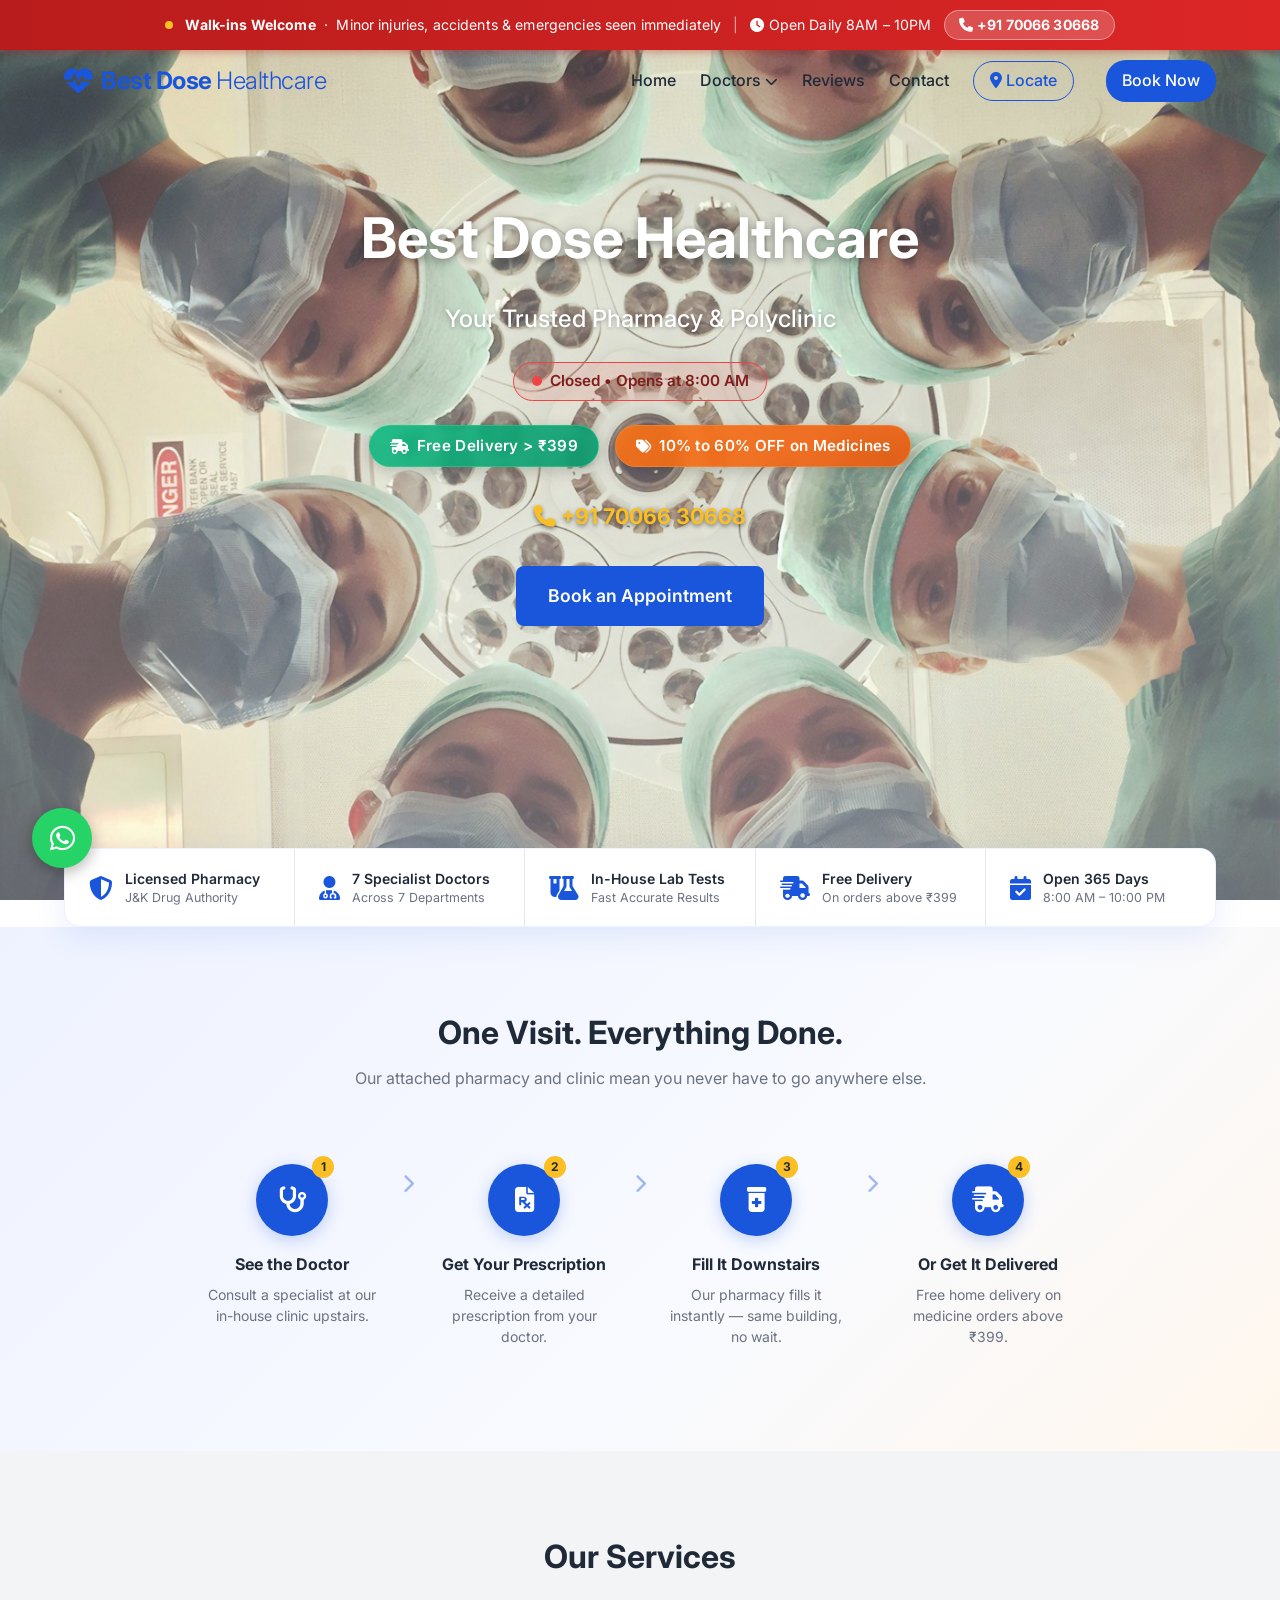
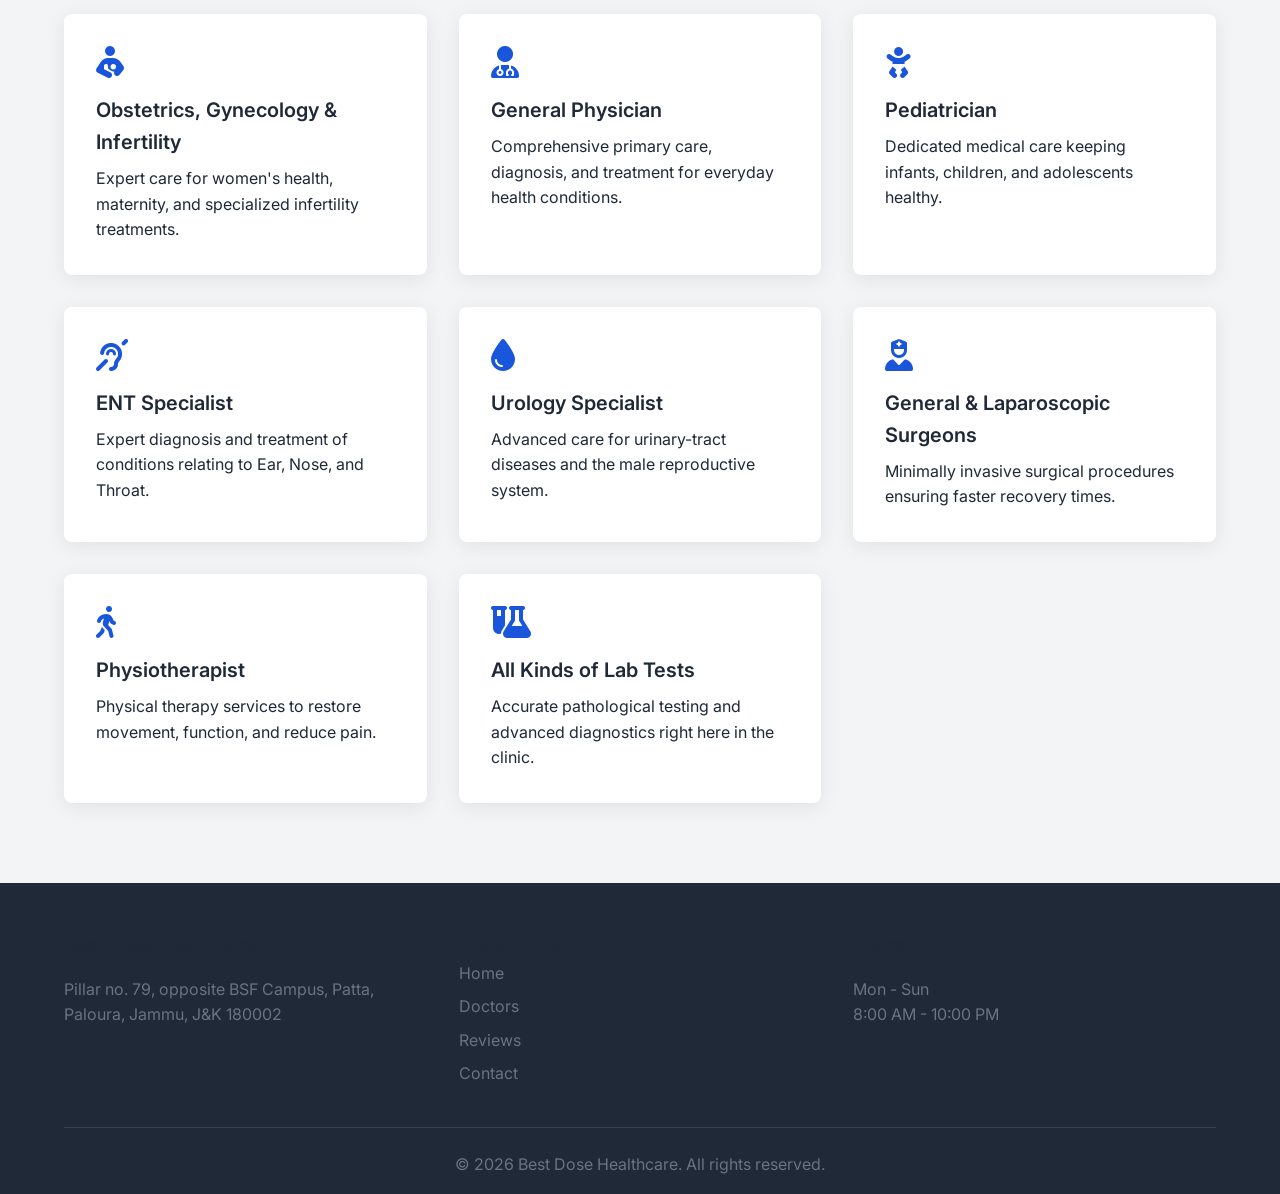
<file: index.html>
<!DOCTYPE html>
<html lang="en">

<head>
    <meta charset="UTF-8">
    <meta name="viewport" content="width=device-width, initial-scale=1.0">
    <title>Best Dose Healthcare | Home</title>
    <meta name="description"
        content="Best Dose Healthcare - Trusted pharmacy and polyclinic in Patta Paloura, Jammu. Book appointments with specialist doctors. Open 8AM-10PM daily. Call +91 70066 30668.">
    <meta name="keywords"
        content="pharmacy Jammu, doctor Paloura, polyclinic Jammu, medicine delivery Jammu, best dose healthcare, clinic Patta Paloura">
    <!-- Open Graph / WhatsApp / Facebook preview -->
    <meta property="og:title" content="Best Dose Healthcare | Pharmacy & Polyclinic, Jammu">
    <meta property="og:description"
        content="Trusted pharmacy & polyclinic in Patta Paloura, Jammu. Expert doctors, lab tests, medicines with up to 60% OFF. Open daily 8AM–10PM.">
    <meta property="og:image"
        content="images/hero-1.jpg">
    <meta property="og:type" content="website">
    <meta property="og:locale" content="en_IN">
    <meta name="twitter:card" content="summary_large_image">
    <meta name="twitter:title" content="Best Dose Healthcare | Pharmacy & Polyclinic, Jammu">
    <meta name="twitter:description"
        content="Trusted pharmacy & polyclinic in Patta Paloura, Jammu. Expert doctors, lab tests, medicines with up to 60% OFF.">
    <meta name="twitter:image"
        content="images/hero-1.jpg">
    <link rel="preconnect" href="https://fonts.googleapis.com" crossorigin>
    <link rel="preconnect" href="https://fonts.gstatic.com" crossorigin>
    <link rel="dns-prefetch" href="https://cdnjs.cloudflare.com">
    <link rel="preload" as="image" href="images/hero-1.jpg" fetchpriority="high">
    <link rel="stylesheet" href="styles.css">
    <!-- Font Awesome for icons -->
    <link rel="stylesheet" href="https://cdnjs.cloudflare.com/ajax/libs/font-awesome/6.4.0/css/all.min.css" media="print" onload="this.media='all'">
    <noscript><link rel="stylesheet" href="https://cdnjs.cloudflare.com/ajax/libs/font-awesome/6.4.0/css/all.min.css"></noscript>
</head>

<body>

    <!-- Walk-in Emergency Banner -->
    <div class="walkin-banner">
        <div class="container"
            style="display:flex; align-items:center; justify-content:center; gap:0.75rem; flex-wrap:wrap;">
            <span class="walkin-dot"></span>
            <span><strong>Walk-ins Welcome</strong> &nbsp;·&nbsp; Minor injuries, accidents & emergencies seen
                immediately</span>
            <span style="opacity:0.6;">|</span>
            <span><i class="fa-solid fa-clock" style="margin-right:4px;"></i>Open Daily 8AM – 10PM</span>
            <a href="tel:+917006630668"
                style="background:rgba(255,255,255,0.2); color:white; padding:0.2rem 0.9rem; border-radius:9999px; font-weight:700; text-decoration:none; border:1px solid rgba(255,255,255,0.4); transition:background 0.3s;"
                onmouseover="this.style.background='rgba(255,255,255,0.35)'"
                onmouseout="this.style.background='rgba(255,255,255,0.2)'">
                <i class="fa-solid fa-phone" style="margin-right:4px;"></i>+91 70066 30668
            </a>
        </div>
    </div>

    <!-- Navigation -->
    <nav class="navbar">
        <div class="container">
            <div class="logo">
                <i class="fa-solid fa-heart-pulse logo-icon"></i>
                <span class="logo-text">Best Dose <span class="fw-light">Healthcare</span></span>
            </div>
            <button class="menu-toggle" aria-label="Toggle navigation">
                <i class="fa-solid fa-bars"></i>
            </button>
            <div class="links">
                <a href="index.html">Home</a>
                <div class="dropdown">
                    <a href="doctors.html" class="dropbtn">Doctors <i class="fa-solid fa-chevron-down"
                            style="font-size: 0.8rem;"></i></a>
                    <div class="dropdown-content">
                        <a href="doctors.html?doc=anjali">Dr. Anjali Verma (Gynecology)</a>
                        <a href="doctors.html?doc=sunita">Dr. Sunita Gupta (Physician)</a>
                        <a href="doctors.html?doc=rajesh">Dr. Rajesh Verma (Pediatrics)</a>
                        <a href="doctors.html?doc=anil">Dr. Anil Sharma (ENT)</a>
                        <a href="doctors.html?doc=amit">Dr. Amit Kumar (Urology)</a>
                        <a href="doctors.html?doc=vikas">Dr. Vikas Singh (Surgeon)</a>
                        <a href="doctors.html?doc=priya">Dr. Priya Singh (Physiotherapy)</a>
                    </div>
                </div>
                <a href="reviews.html">Reviews</a>
                <a href="contact.html">Contact</a>
                <a href="https://maps.app.goo.gl/DbcS8rqPHViiDvPK7" target="_blank" class="btn btn-locate"><i
                        class="fa-solid fa-location-dot"></i> Locate</a>
                <a href="doctors.html" class="btn btn-book">Book Now</a>
            </div>
        </div>
    </nav>

    <!-- Hero Section -->
    <section class="hero">
        <div class="hero-bg"></div>
        <div class="hero-overlay"></div>
        <div class="container hero-content fade-in">
            <h1>Best Dose Healthcare</h1>
            <p style="font-size: 1.5rem; margin-bottom: 1.5rem; font-weight: 500;">Your Trusted Pharmacy & Polyclinic
            </p>
            <!-- Open Now Badge -->
            <div id="openStatusBadge" style="margin-bottom:1.5rem;"></div>

            <div style="display: flex; gap: 1rem; justify-content: center; flex-wrap: wrap; margin-bottom: 2rem;">
                <div class="header-promo gradient-green">
                    <i class="fa-solid fa-truck-fast"></i> Free Delivery > ₹399
                </div>
                <div class="header-promo gradient-orange">
                    <i class="fa-solid fa-tags"></i> 10% to 60% OFF on Medicines
                </div>
            </div>

            <p
                style="font-size: 1.35rem; font-weight: 700; margin-bottom: 2rem; color: #fbbf24; text-shadow: 0 2px 4px rgba(0,0,0,0.5);">
                <i class="fa-solid fa-phone"></i> <a href="tel:+917006630668"
                    style="color:#fbbf24; text-decoration:none;">+91 70066 30668</a>
            </p>

            <a href="doctors.html" class="btn" style="font-size: 1.1rem; padding: 1rem 2rem;">Book an Appointment</a>
        </div>
    </section>

    <!-- Trust Badges -->
    <div class="container">
        <div class="trust-strip fade-in">
            <div class="trust-badge">
                <i class="fa-solid fa-shield-halved"></i>
                <span>Licensed Pharmacy<br><small>J&K Drug Authority</small></span>
            </div>
            <div class="trust-badge">
                <i class="fa-solid fa-user-doctor"></i>
                <span>7 Specialist Doctors<br><small>Across 7 Departments</small></span>
            </div>
            <div class="trust-badge">
                <i class="fa-solid fa-flask-vial"></i>
                <span>In-House Lab Tests<br><small>Fast Accurate Results</small></span>
            </div>
            <div class="trust-badge">
                <i class="fa-solid fa-truck-fast"></i>
                <span>Free Delivery<br><small>On orders above ₹399</small></span>
            </div>
            <div class="trust-badge">
                <i class="fa-solid fa-calendar-check"></i>
                <span>Open 365 Days<br><small>8:00 AM – 10:00 PM</small></span>
            </div>
        </div>
    </div>

    <!-- Prescription Flow -->
    <section class="prescription-section">
        <div class="container">
            <h2 class="fade-in" style="margin-bottom:0.5rem;">One Visit. Everything Done.</h2>
            <p class="fade-in" style="text-align:center; color:var(--text-light); margin-bottom:3rem;">Our attached
                pharmacy and clinic mean you never have to go anywhere else.</p>
            <div class="rx-flow fade-in">
                <div class="rx-step">
                    <div class="rx-icon"><i class="fa-solid fa-stethoscope"></i></div>
                    <div class="rx-num">1</div>
                    <h4>See the Doctor</h4>
                    <p>Consult a specialist at our in-house clinic upstairs.</p>
                </div>
                <div class="rx-arrow"><i class="fa-solid fa-chevron-right"></i></div>
                <div class="rx-step">
                    <div class="rx-icon"><i class="fa-solid fa-file-prescription"></i></div>
                    <div class="rx-num">2</div>
                    <h4>Get Your Prescription</h4>
                    <p>Receive a detailed prescription from your doctor.</p>
                </div>
                <div class="rx-arrow"><i class="fa-solid fa-chevron-right"></i></div>
                <div class="rx-step">
                    <div class="rx-icon"><i class="fa-solid fa-prescription-bottle-medical"></i></div>
                    <div class="rx-num">3</div>
                    <h4>Fill It Downstairs</h4>
                    <p>Our pharmacy fills it instantly — same building, no wait.</p>
                </div>
                <div class="rx-arrow"><i class="fa-solid fa-chevron-right"></i></div>
                <div class="rx-step">
                    <div class="rx-icon"><i class="fa-solid fa-truck-fast"></i></div>
                    <div class="rx-num">4</div>
                    <h4>Or Get It Delivered</h4>
                    <p>Free home delivery on medicine orders above ₹399.</p>
                </div>
            </div>
        </div>
    </section>

    <!-- Services Section -->
    <section class="bg-light">
        <div class="container">
            <h2 class="fade-in">Our Services</h2>
            <div class="grid">
                <div class="card fade-in">
                    <i class="fa-solid fa-person-breastfeeding"
                        style="font-size: 2rem; color: var(--primary); margin-bottom: 1rem;"></i>
                    <h3 class="card-title">Obstetrics, Gynecology & Infertility</h3>
                    <p>Expert care for women's health, maternity, and specialized infertility treatments.</p>
                </div>
                <div class="card fade-in" style="transition-delay: 0.1s;">
                    <i class="fa-solid fa-user-doctor"
                        style="font-size: 2rem; color: var(--primary); margin-bottom: 1rem;"></i>
                    <h3 class="card-title">General Physician</h3>
                    <p>Comprehensive primary care, diagnosis, and treatment for everyday health conditions.</p>
                </div>
                <div class="card fade-in" style="transition-delay: 0.2s;">
                    <i class="fa-solid fa-baby"
                        style="font-size: 2rem; color: var(--primary); margin-bottom: 1rem;"></i>
                    <h3 class="card-title">Pediatrician</h3>
                    <p>Dedicated medical care keeping infants, children, and adolescents healthy.</p>
                </div>
                <div class="card fade-in" style="transition-delay: 0.3s;">
                    <i class="fa-solid fa-ear-deaf"
                        style="font-size: 2rem; color: var(--primary); margin-bottom: 1rem;"></i>
                    <h3 class="card-title">ENT Specialist</h3>
                    <p>Expert diagnosis and treatment of conditions relating to Ear, Nose, and Throat.</p>
                </div>
                <div class="card fade-in" style="transition-delay: 0.4s;">
                    <i class="fa-solid fa-droplet"
                        style="font-size: 2rem; color: var(--primary); margin-bottom: 1rem;"></i>
                    <h3 class="card-title">Urology Specialist</h3>
                    <p>Advanced care for urinary-tract diseases and the male reproductive system.</p>
                </div>
                <div class="card fade-in" style="transition-delay: 0.5s;">
                    <i class="fa-solid fa-user-nurse"
                        style="font-size: 2rem; color: var(--primary); margin-bottom: 1rem;"></i>
                    <h3 class="card-title">General & Laparoscopic Surgeons</h3>
                    <p>Minimally invasive surgical procedures ensuring faster recovery times.</p>
                </div>
                <div class="card fade-in" style="transition-delay: 0.6s;">
                    <i class="fa-solid fa-person-walking"
                        style="font-size: 2rem; color: var(--primary); margin-bottom: 1rem;"></i>
                    <h3 class="card-title">Physiotherapist</h3>
                    <p>Physical therapy services to restore movement, function, and reduce pain.</p>
                </div>
                <div class="card fade-in" style="transition-delay: 0.7s;">
                    <i class="fa-solid fa-flask-vial"
                        style="font-size: 2rem; color: var(--primary); margin-bottom: 1rem;"></i>
                    <h3 class="card-title">All Kinds of Lab Tests</h3>
                    <p>Accurate pathological testing and advanced diagnostics right here in the clinic.</p>
                </div>
            </div>
        </div>
    </section>

    <!-- Footer -->
    <footer>
        <div class="container">
            <div class="footer-grid">
                <div>
                    <h3>Best Dose Healthcare</h3>
                    <p style="color: var(--text-light); margin-top: 1rem;">Pillar no. 79, opposite BSF Campus, Patta,
                        Paloura, Jammu, J&K 180002</p>
                </div>
                <div class="footer-links">
                    <h3>Quick Links</h3>
                    <a href="index.html">Home</a>
                    <a href="doctors.html">Doctors</a>
                    <a href="reviews.html">Reviews</a>
                    <a href="contact.html">Contact</a>
                </div>
                <div>
                    <h3>Hours</h3>
                    <p style="color: var(--text-light); margin-top: 1rem;">Mon - Sun</p>
                    <p style="color: var(--text-light);">8:00 AM - 10:00 PM</p>
                </div>
            </div>
            <div class="text-center"
                style="border-top: 1px solid rgba(255,255,255,0.1); padding-top: 1.5rem; color: var(--text-light);">
                &copy; 2026 Best Dose Healthcare. All rights reserved.
            </div>
        </div>
    </footer>

    <!-- Floating WhatsApp Button -->
    <a href="https://wa.me/917006630668?text=Hello%2C%20I%20would%20like%20to%20enquire%20about%20Best%20Dose%20Healthcare."
        target="_blank" title="Chat with us on WhatsApp"
        style="position:fixed; bottom:2rem; left:2rem; background:#25d366; color:white; border-radius:50%; width:60px; height:60px; display:flex; align-items:center; justify-content:center; font-size:1.8rem; box-shadow:0 4px 15px rgba(0,0,0,0.3); z-index:9999; transition: transform 0.3s ease;"
        onmouseover="this.style.transform='scale(1.1)'" onmouseout="this.style.transform='scale(1)'">
        <i class="fa-brands fa-whatsapp"></i>
    </a>

    <script src="script.js"></script>
</body>

</html>
</file>
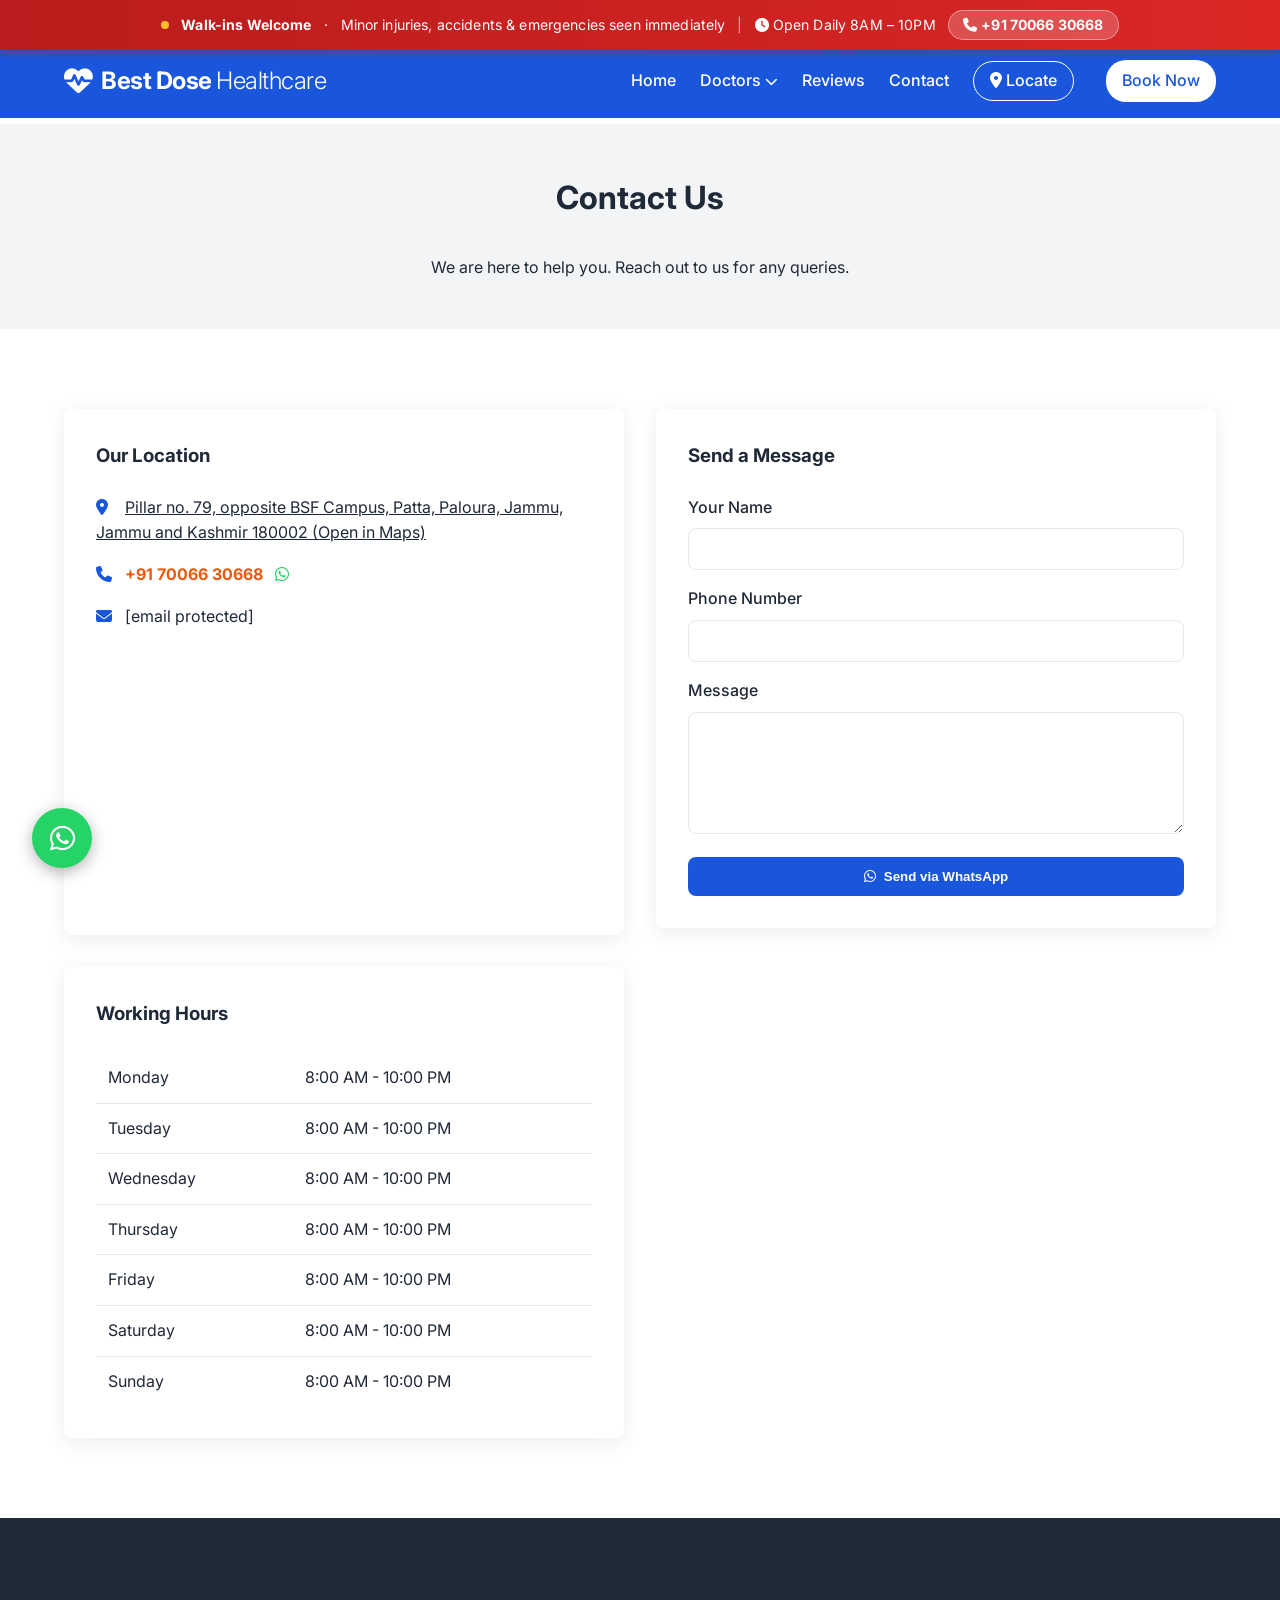
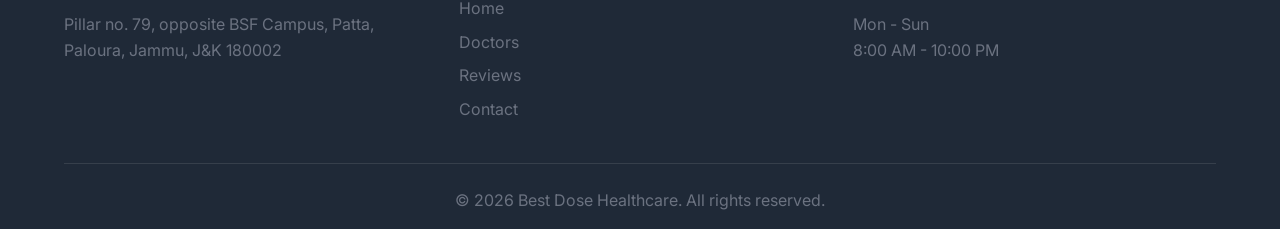
<file: contact.html>
<!DOCTYPE html>
<html lang="en">
<head>
    <meta charset="UTF-8">
    <meta name="viewport" content="width=device-width, initial-scale=1.0">
    <title>Best Dose Healthcare | Contact Us</title>
    <meta name="description" content="Contact Best Dose Healthcare at Pillar 79, Patta Paloura, Jammu. Call +91 70066 30668. Open every day 8AM to 10PM. Get directions and send us a message.">
    <meta name="keywords" content="contact Best Dose Healthcare, pharmacy Patta Paloura Jammu, clinic contact Jammu, directions polyclinic Jammu">
    <meta property="og:title" content="Contact Best Dose Healthcare | Patta Paloura, Jammu">
    <meta property="og:description" content="Reach Best Dose Healthcare at Pillar 79, Patta Paloura, Jammu. Call +91 70066 30668. Open daily 8AM–10PM.">
    <meta property="og:image" content="images/hero-1.jpg">
    <meta property="og:type" content="website">
    <link rel="stylesheet" href="styles.css">
    <link rel="stylesheet" href="https://cdnjs.cloudflare.com/ajax/libs/font-awesome/6.4.0/css/all.min.css" media="print" onload="this.media='all'">
    <noscript><link rel="stylesheet" href="https://cdnjs.cloudflare.com/ajax/libs/font-awesome/6.4.0/css/all.min.css"></noscript>
</head>
<body style="padding-top: 124px;">

    <!-- Walk-in Emergency Banner -->
    <div class="walkin-banner">
        <div class="container" style="display:flex; align-items:center; justify-content:center; gap:0.75rem; flex-wrap:wrap;">
            <span class="walkin-dot"></span>
            <span><strong>Walk-ins Welcome</strong> &nbsp;&nbsp;·&nbsp;&nbsp; Minor injuries, accidents & emergencies seen immediately</span>
            <span style="opacity:0.6;">|</span>
            <span><i class="fa-solid fa-clock" style="margin-right:4px;"></i>Open Daily 8AM – 10PM</span>
            <a href="tel:+917006630668" style="background:rgba(255,255,255,0.2); color:white; padding:0.2rem 0.9rem; border-radius:9999px; font-weight:700; text-decoration:none; border:1px solid rgba(255,255,255,0.4);">
                <i class="fa-solid fa-phone" style="margin-right:4px;"></i>+91 70066 30668
            </a>
        </div>
    </div>

    <!-- Navigation -->
    <nav class="navbar" style="background: var(--primary); color: white;">
        <div class="container">
            <div class="logo" style="color: white;">
                <i class="fa-solid fa-heart-pulse logo-icon"></i>
                <span class="logo-text">Best Dose <span class="fw-light">Healthcare</span></span>
            </div>
            <button class="menu-toggle" aria-label="Toggle navigation">
                <i class="fa-solid fa-bars" style="color: white;"></i>
            </button>
            <div class="links">
                <a href="index.html">Home</a>
                <div class="dropdown">
                    <a href="doctors.html" class="dropbtn">Doctors <i class="fa-solid fa-chevron-down" style="font-size: 0.8rem;"></i></a>
                    <div class="dropdown-content">
                        <a href="doctors.html?doc=anjali">Dr. Anjali Verma (Gynecology)</a>
                        <a href="doctors.html?doc=sunita">Dr. Sunita Gupta (Physician)</a>
                        <a href="doctors.html?doc=rajesh">Dr. Rajesh Verma (Pediatrics)</a>
                        <a href="doctors.html?doc=anil">Dr. Anil Sharma (ENT)</a>
                        <a href="doctors.html?doc=amit">Dr. Amit Kumar (Urology)</a>
                        <a href="doctors.html?doc=vikas">Dr. Vikas Singh (Surgeon)</a>
                        <a href="doctors.html?doc=priya">Dr. Priya Singh (Physiotherapy)</a>
                    </div>
                </div>
                <a href="reviews.html">Reviews</a>
                <a href="contact.html">Contact</a>
                <a href="https://maps.app.goo.gl/DbcS8rqPHViiDvPK7" target="_blank" class="btn btn-locate" style="background: transparent; color: white; border: 1px solid white;"><i class="fa-solid fa-location-dot"></i> Locate</a>
                <a href="doctors.html" class="btn btn-book" style="background: white; color: var(--primary);">Book Now</a>
            </div>
        </div>
    </nav>

    <!-- Header -->
    <section class="bg-light" style="padding: 3rem 0;">
        <div class="container text-center fade-in">
            <h2>Contact Us</h2>
            <p>We are here to help you. Reach out to us for any queries.</p>
        </div>
    </section>

    <!-- Contact Section -->
    <section class="container">
        <div class="contact-grid">
            
            <!-- Left Side: Info & Hours -->
            <div class="fade-in">
                <div class="card" style="margin-bottom: 2rem;">
                    <h3 style="margin-bottom:1.5rem;">Our Location</h3>
                    <p style="margin-bottom: 1rem;">
                        <i class="fa-solid fa-location-dot" style="color:var(--primary); width:20px; margin-right:5px;"></i>
                        <a href="https://maps.app.goo.gl/DbcS8rqPHViiDvPK7" target="_blank" style="color: var(--text); text-decoration: underline;">
                            Pillar no. 79, opposite BSF Campus, Patta, Paloura, Jammu, Jammu and Kashmir 180002 (Open in Maps)
                        </a>
                    </p>
                    <p style="margin-bottom: 1rem;">
                        <i class="fa-solid fa-phone" style="color:var(--primary); width:20px; margin-right:5px;"></i>
                        <span style="font-weight: 700; color: #ea580c;">
                            <a href="tel:+917006630668" style="color:#ea580c; text-decoration:none;">+91 70066 30668</a>
                            <a href="https://wa.me/917006630668" target="_blank" style="margin-left:8px; color:#25d366;"><i class="fa-brands fa-whatsapp"></i></a>
                        </span>
                    </p>
                    <p style="margin-bottom: 1.5rem;">
                        <i class="fa-solid fa-envelope" style="color:var(--primary); width:20px; margin-right:5px;"></i>
                        <a href="/cdn-cgi/l/email-protection" class="__cf_email__" data-cfemail="eb82858d84ab898e989f8f84988ec5888486">[email&#160;protected]</a>
                    </p>

                    <!-- Google Maps Iframe -->
                    <div style="width: 100%; height: 250px; border-radius: 0.5rem; overflow: hidden;">
                        <iframe 
                            src="https://www.google.com/maps/embed?pb=!1m18!1m12!1m3!1d13418.067339798448!2d74.8398124!3d32.7788478!2m3!1f0!2f0!3f0!3m2!1i1024!2i768!4f13.1!3m3!1m2!1s0x391e8432daec0f3d%3A0xcda6b0805ea2cb55!2sPatta%20Paloura%2C%20Jammu%2C%20Jammu%20and%20Kashmir%20180002!5e0!3m2!1sen!2sin!4v1700000000000!5m2!1sen!2sin" 
                            width="100%" height="100%" style="border:0;" allowfullscreen="" loading="lazy" referrerpolicy="no-referrer-when-downgrade">
                        </iframe>
                    </div>
                </div>

                <div class="card">
                    <h3 style="margin-bottom:1.5rem;">Working Hours</h3>
                    <table class="hours-table">
                        <tbody>
                            <tr><td>Monday</td><td>8:00 AM - 10:00 PM</td></tr>
                            <tr><td>Tuesday</td><td>8:00 AM - 10:00 PM</td></tr>
                            <tr><td>Wednesday</td><td>8:00 AM - 10:00 PM</td></tr>
                            <tr><td>Thursday</td><td>8:00 AM - 10:00 PM</td></tr>
                            <tr><td>Friday</td><td>8:00 AM - 10:00 PM</td></tr>
                            <tr><td>Saturday</td><td>8:00 AM - 10:00 PM</td></tr>
                            <tr><td style="border:none;">Sunday</td><td style="border:none;">8:00 AM - 10:00 PM</td></tr>
                        </tbody>
                    </table>
                </div>
            </div>

            <!-- Right Side: Contact Form -->
            <div class="fade-in" style="transition-delay: 0.2s;">
                <div class="card">
                    <h3 style="margin-bottom:1.5rem;">Send a Message</h3>
                    
                    <form id="contactForm">
                        <div class="form-group">
                            <label>Your Name</label>
                            <input type="text" id="contactName" class="form-control" required>
                        </div>
                        <div class="form-group">
                            <label>Phone Number</label>
                            <input type="tel" id="contactPhone" class="form-control" required>
                        </div>
                        <div class="form-group">
                            <label>Message</label>
                            <textarea id="contactMessage" class="form-control" rows="6" required></textarea>
                        </div>
                        <button type="submit" class="btn" style="width: 100%;">
                            <i class="fa-brands fa-whatsapp" style="margin-right:0.5rem;"></i>Send via WhatsApp
                        </button>
                    </form>
                </div>
            </div>
            
        </div>
    </section>

    <!-- Footer -->
    <footer>
        <div class="container">
            <div class="footer-grid">
                <div>
                    <h3>Best Dose Healthcare</h3>
                    <p style="color: var(--text-light); margin-top: 1rem;">Pillar no. 79, opposite BSF Campus, Patta, Paloura, Jammu, J&K 180002</p>
                </div>
                <div class="footer-links">
                    <h3>Quick Links</h3>
                    <a href="index.html">Home</a>
                    <a href="doctors.html">Doctors</a>
                    <a href="reviews.html">Reviews</a>
                    <a href="contact.html">Contact</a>
                </div>
                <div>
                    <h3>Hours</h3>
                    <p style="color: var(--text-light); margin-top: 1rem;">Mon - Sun</p>
                    <p style="color: var(--text-light);">8:00 AM - 10:00 PM</p>
                </div>
            </div>
            <div class="text-center" style="border-top: 1px solid rgba(255,255,255,0.1); padding-top: 1.5rem; color: var(--text-light);">
                &copy; 2026 Best Dose Healthcare. All rights reserved.
            </div>
        </div>
    </footer>

    <!-- Floating WhatsApp Button -->
    <a href="https://wa.me/917006630668?text=Hello%2C%20I%20would%20like%20to%20enquire%20about%20Best%20Dose%20Healthcare."
       target="_blank"
       title="Chat with us on WhatsApp"
       style="position:fixed; bottom:2rem; left:2rem; background:#25d366; color:white; border-radius:50%; width:60px; height:60px; display:flex; align-items:center; justify-content:center; font-size:1.8rem; box-shadow:0 4px 15px rgba(0,0,0,0.3); z-index:9999; transition: transform 0.3s ease;"
       onmouseover="this.style.transform='scale(1.1)'" onmouseout="this.style.transform='scale(1)'" >
      <i class="fa-brands fa-whatsapp"></i>
    </a>

    <script src="script.js"></script>
</body>
</html>
</file>
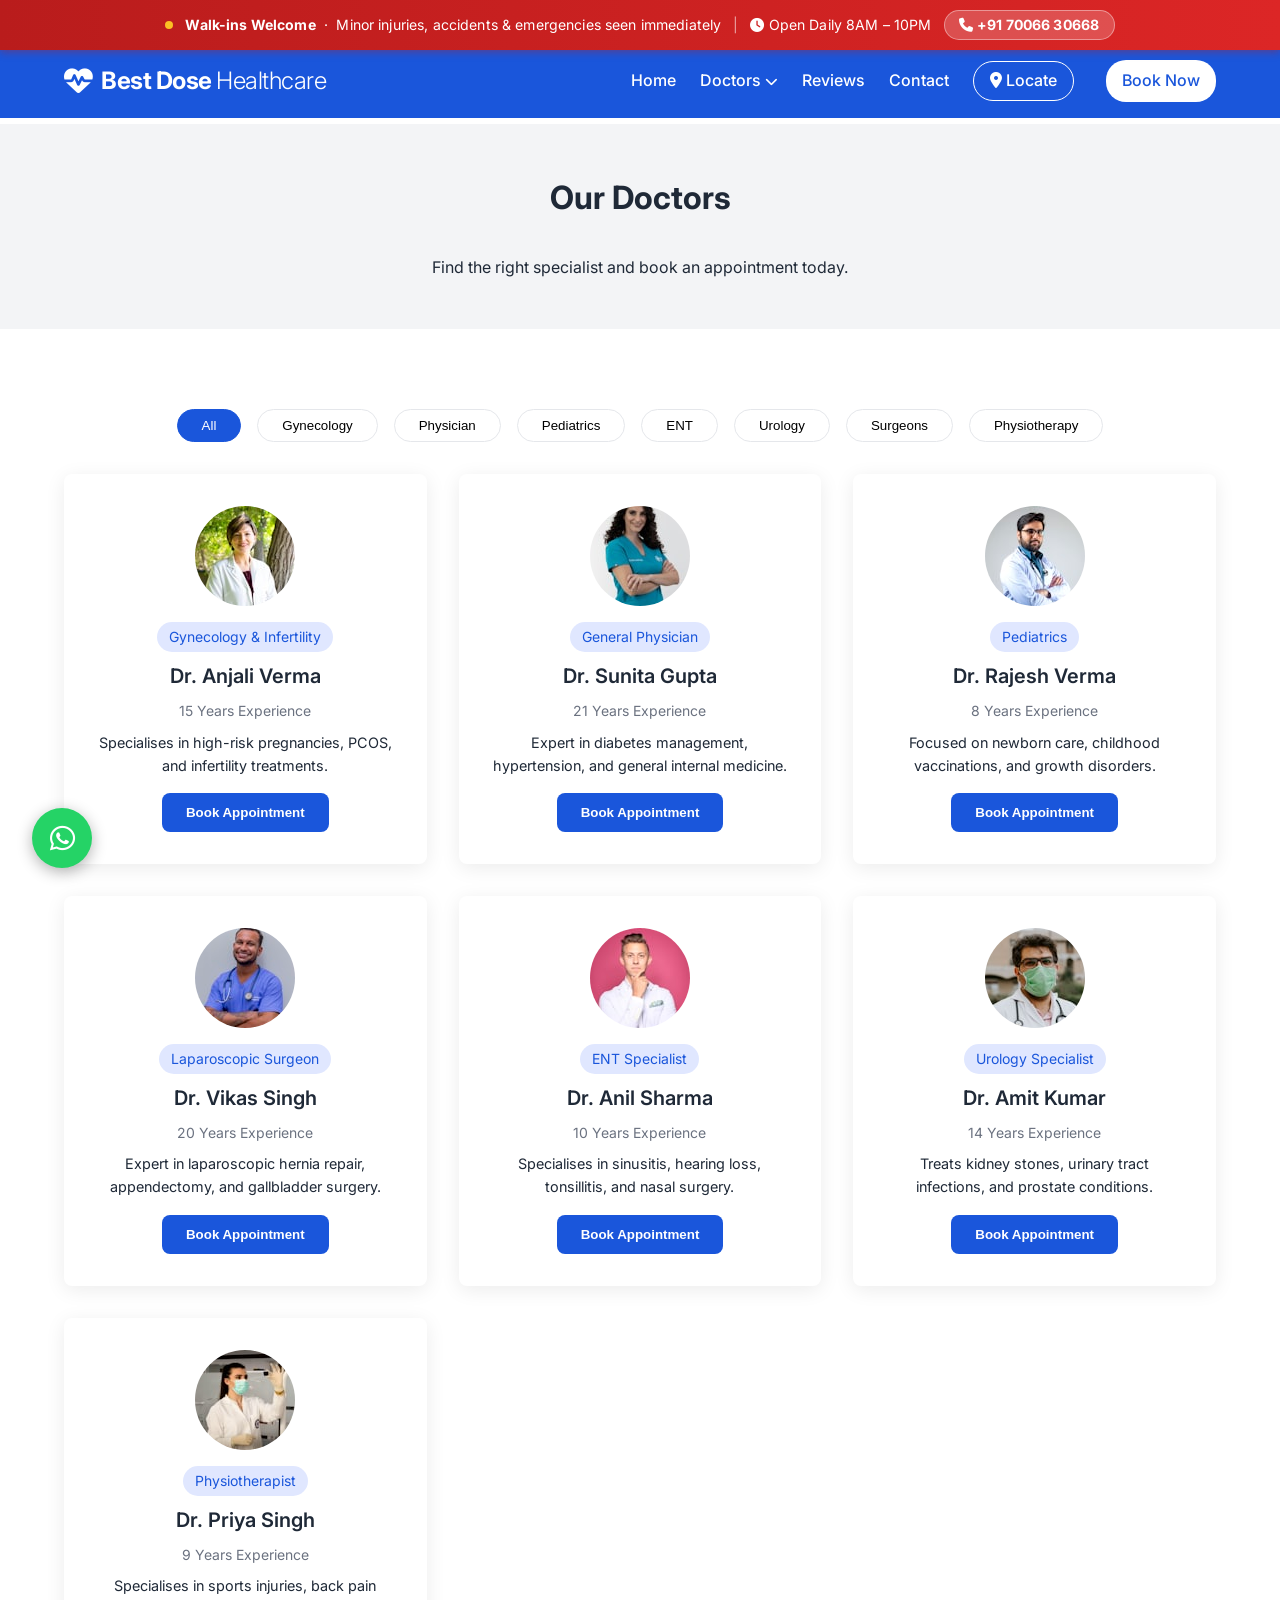
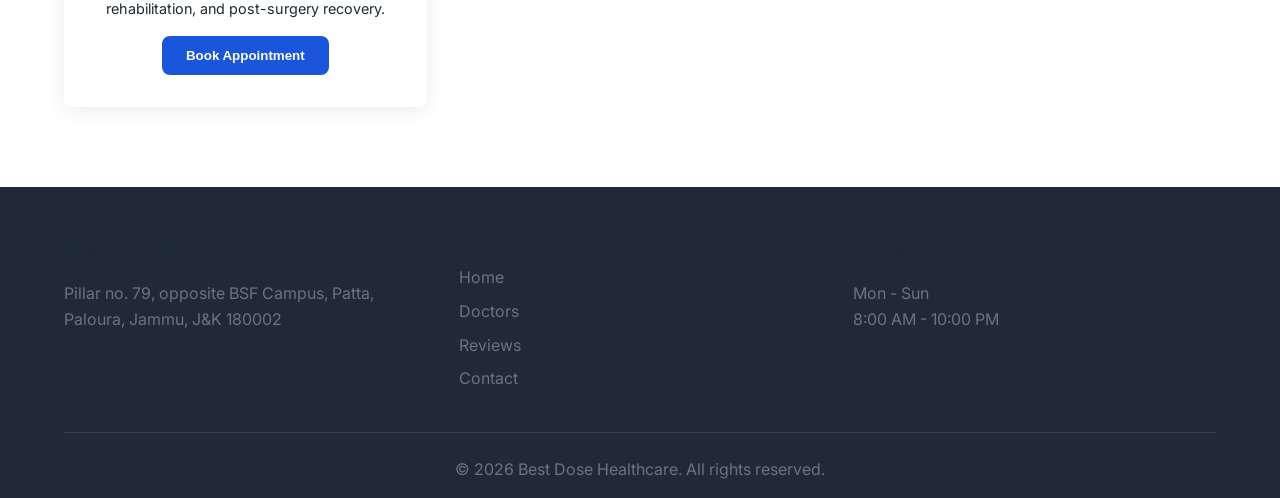
<file: doctors.html>
<!DOCTYPE html>
<html lang="en">
<head>
    <meta charset="UTF-8">
    <meta name="viewport" content="width=device-width, initial-scale=1.0">
    <title>Best Dose Healthcare | Doctors & Booking</title>
    <meta name="description" content="Book appointments with specialist doctors at Best Dose Healthcare, Patta Paloura Jammu. Gynecology, Pediatrics, ENT, Urology, Physiotherapy and more. Open daily 8AM-10PM.">
    <meta name="keywords" content="book doctor Jammu, specialist clinic Paloura, gynecologist Jammu, pediatrician Jammu, ENT Jammu, best dose healthcare doctors">
    <meta property="og:title" content="Our Doctors | Best Dose Healthcare, Jammu">
    <meta property="og:description" content="Book appointments with top specialist doctors at Best Dose Healthcare, Patta Paloura Jammu. Gynecology, ENT, Pediatrics, Urology & more.">
    <meta property="og:image" content="images/hero-1.jpg">
    <meta property="og:type" content="website">
    <link rel="dns-prefetch" href="https://cdnjs.cloudflare.com">
    <link rel="stylesheet" href="styles.css">
    <!-- Font Awesome for icons -->
    <link rel="stylesheet" href="https://cdnjs.cloudflare.com/ajax/libs/font-awesome/6.4.0/css/all.min.css" media="print" onload="this.media='all'">
    <noscript><link rel="stylesheet" href="https://cdnjs.cloudflare.com/ajax/libs/font-awesome/6.4.0/css/all.min.css"></noscript>
</head>
<body style="padding-top: 124px;">

    <!-- Walk-in Emergency Banner -->
    <div class="walkin-banner">
        <div class="container" style="display:flex; align-items:center; justify-content:center; gap:0.75rem; flex-wrap:wrap;">
            <span class="walkin-dot"></span>
            <span><strong>Walk-ins Welcome</strong> &nbsp;·&nbsp; Minor injuries, accidents & emergencies seen immediately</span>
            <span style="opacity:0.6;">|</span>
            <span><i class="fa-solid fa-clock" style="margin-right:4px;"></i>Open Daily 8AM – 10PM</span>
            <a href="tel:+917006630668" style="background:rgba(255,255,255,0.2); color:white; padding:0.2rem 0.9rem; border-radius:9999px; font-weight:700; text-decoration:none; border:1px solid rgba(255,255,255,0.4);">
                <i class="fa-solid fa-phone" style="margin-right:4px;"></i>+91 70066 30668
            </a>
        </div>
    </div>

    <!-- Navigation -->
    <nav class="navbar" style="background: var(--primary); color: white;">
        <div class="container">
            <div class="logo" style="color: white;">
                <i class="fa-solid fa-heart-pulse logo-icon"></i>
                <span class="logo-text">Best Dose <span class="fw-light">Healthcare</span></span>
            </div>
            <button class="menu-toggle" aria-label="Toggle navigation">
                <i class="fa-solid fa-bars" style="color: white;"></i>
            </button>
            <div class="links">
                <a href="index.html">Home</a>
                <div class="dropdown">
                    <a href="doctors.html" class="dropbtn">Doctors <i class="fa-solid fa-chevron-down" style="font-size: 0.8rem;"></i></a>
                    <div class="dropdown-content">
                        <a href="doctors.html?doc=anjali">Dr. Anjali Verma (Gynecology)</a>
                        <a href="doctors.html?doc=sunita">Dr. Sunita Gupta (Physician)</a>
                        <a href="doctors.html?doc=rajesh">Dr. Rajesh Verma (Pediatrics)</a>
                        <a href="doctors.html?doc=anil">Dr. Anil Sharma (ENT)</a>
                        <a href="doctors.html?doc=amit">Dr. Amit Kumar (Urology)</a>
                        <a href="doctors.html?doc=vikas">Dr. Vikas Singh (Surgeon)</a>
                        <a href="doctors.html?doc=priya">Dr. Priya Singh (Physiotherapy)</a>
                    </div>
                </div>
                <a href="reviews.html">Reviews</a>
                <a href="contact.html">Contact</a>
                <a href="https://maps.app.goo.gl/DbcS8rqPHViiDvPK7" target="_blank" class="btn btn-locate" style="background: transparent; color: white; border: 1px solid white;"><i class="fa-solid fa-location-dot"></i> Locate</a>
                <a href="doctors.html" class="btn btn-book" style="background: white; color: var(--primary);">Book Now</a>
            </div>
        </div>
    </nav>

    <!-- Header -->
    <section class="bg-light" style="padding: 3rem 0;">
        <div class="container text-center fade-in">
            <h2>Our Doctors</h2>
            <p>Find the right specialist and book an appointment today.</p>
        </div>
    </section>

    <!-- Doctors Section -->
    <section class="container">
        <!-- Filters -->
        <div class="filter-tabs fade-in">
            <button class="filter-btn active" data-filter="all">All</button>
            <button class="filter-btn" data-filter="Gynecology">Gynecology</button>
            <button class="filter-btn" data-filter="Physician">Physician</button>
            <button class="filter-btn" data-filter="Pediatrics">Pediatrics</button>
            <button class="filter-btn" data-filter="ENT">ENT</button>
            <button class="filter-btn" data-filter="Urology">Urology</button>
            <button class="filter-btn" data-filter="Surgeon">Surgeons</button>
            <button class="filter-btn" data-filter="Physiotherapy">Physiotherapy</button>
        </div>

        <!-- Doctors Grid -->
        <div class="grid">
            <div class="card doc-card doc-item fade-in" data-specialty="Gynecology">
                <div class="doc-avatar" style="background:none;"><img src="images/doctor-anjali.jpg" style="width:100px;height:100px;border-radius:50%;object-fit:cover;" alt="Dr. Anjali Verma" loading="eager" fetchpriority="high" decoding="async"></div>
                <span class="doc-tag">Gynecology & Infertility</span>
                <h3 class="card-title">Dr. Anjali Verma</h3>
                <p style="margin-bottom:0.5rem; color: var(--text-light); font-size:0.875rem;">15 Years Experience</p>
                <p style="margin-bottom: 1rem; font-size:0.9rem;">Specialises in high-risk pregnancies, PCOS, and infertility treatments.</p>
                <button class="btn book-btn" data-doc="Dr. Anjali Verma">Book Appointment</button>
            </div>
            
            <div class="card doc-card doc-item fade-in" data-specialty="Physician">
                <div class="doc-avatar" style="background:none;"><img src="images/doctor-sunita.jpg" style="width:100px;height:100px;border-radius:50%;object-fit:cover;" alt="Dr. Sunita Gupta" loading="eager" fetchpriority="high" decoding="async"></div>
                <span class="doc-tag">General Physician</span>
                <h3 class="card-title">Dr. Sunita Gupta</h3>
                <p style="margin-bottom:0.5rem; color: var(--text-light); font-size:0.875rem;">21 Years Experience</p>
                <p style="margin-bottom: 1rem; font-size:0.9rem;">Expert in diabetes management, hypertension, and general internal medicine.</p>
                <button class="btn book-btn" data-doc="Dr. Sunita Gupta">Book Appointment</button>
            </div>

            <div class="card doc-card doc-item fade-in" data-specialty="Pediatrics">
                <div class="doc-avatar" style="background:none;"><img src="images/doctor-rajesh.jpg" style="width:100px;height:100px;border-radius:50%;object-fit:cover;" alt="Dr. Rajesh Verma" loading="lazy" decoding="async"></div>
                <span class="doc-tag">Pediatrics</span>
                <h3 class="card-title">Dr. Rajesh Verma</h3>
                <p style="margin-bottom:0.5rem; color: var(--text-light); font-size:0.875rem;">8 Years Experience</p>
                <p style="margin-bottom: 1rem; font-size:0.9rem;">Focused on newborn care, childhood vaccinations, and growth disorders.</p>
                <button class="btn book-btn" data-doc="Dr. Rajesh Verma">Book Appointment</button>
            </div>

            <div class="card doc-card doc-item fade-in" data-specialty="Surgeon">
                <div class="doc-avatar" style="background:none;"><img src="images/doctor-vikas.jpg" style="width:100px;height:100px;border-radius:50%;object-fit:cover;" alt="Dr. Vikas Singh" loading="lazy" decoding="async"></div>
                <span class="doc-tag">Laparoscopic Surgeon</span>
                <h3 class="card-title">Dr. Vikas Singh</h3>
                <p style="margin-bottom:0.5rem; color: var(--text-light); font-size:0.875rem;">20 Years Experience</p>
                <p style="margin-bottom: 1rem; font-size:0.9rem;">Expert in laparoscopic hernia repair, appendectomy, and gallbladder surgery.</p>
                <button class="btn book-btn" data-doc="Dr. Vikas Singh">Book Appointment</button>
            </div>

            <div class="card doc-card doc-item fade-in" data-specialty="ENT">
                <div class="doc-avatar" style="background:none;"><img src="images/doctor-anil.jpg" style="width:100px;height:100px;border-radius:50%;object-fit:cover;" alt="Dr. Anil Sharma" loading="lazy" decoding="async"></div>
                <span class="doc-tag">ENT Specialist</span>
                <h3 class="card-title">Dr. Anil Sharma</h3>
                <p style="margin-bottom:0.5rem; color: var(--text-light); font-size:0.875rem;">10 Years Experience</p>
                <p style="margin-bottom: 1rem; font-size:0.9rem;">Specialises in sinusitis, hearing loss, tonsillitis, and nasal surgery.</p>
                <button class="btn book-btn" data-doc="Dr. Anil Sharma">Book Appointment</button>
            </div>
            
            <div class="card doc-card doc-item fade-in" data-specialty="Urology">
                <div class="doc-avatar" style="background:none;"><img src="images/doctor-amit.jpg" style="width:100px;height:100px;border-radius:50%;object-fit:cover;" alt="Dr. Amit Kumar" loading="lazy" decoding="async"></div>
                <span class="doc-tag">Urology Specialist</span>
                <h3 class="card-title">Dr. Amit Kumar</h3>
                <p style="margin-bottom:0.5rem; color: var(--text-light); font-size:0.875rem;">14 Years Experience</p>
                <p style="margin-bottom: 1rem; font-size:0.9rem;">Treats kidney stones, urinary tract infections, and prostate conditions.</p>
                <button class="btn book-btn" data-doc="Dr. Amit Kumar">Book Appointment</button>
            </div>
            
            <div class="card doc-card doc-item fade-in" data-specialty="Physiotherapy">
                <div class="doc-avatar" style="background:none;"><img src="images/doctor-priya.jpg" style="width:100px;height:100px;border-radius:50%;object-fit:cover;" alt="Dr. Priya Singh" loading="lazy" decoding="async"></div>
                <span class="doc-tag">Physiotherapist</span>
                <h3 class="card-title">Dr. Priya Singh</h3>
                <p style="margin-bottom:0.5rem; color: var(--text-light); font-size:0.875rem;">9 Years Experience</p>
                <p style="margin-bottom: 1rem; font-size:0.9rem;">Specialises in sports injuries, back pain rehabilitation, and post-surgery recovery.</p>
                <button class="btn book-btn" data-doc="Dr. Priya Singh">Book Appointment</button>
            </div>
        </div>
    </section>
    <!-- Footer -->
    <footer>
        <div class="container">
            <div class="footer-grid">
                <div>
                    <h3>Best Dose Healthcare</h3>
                    <p style="color: var(--text-light); margin-top: 1rem;">Pillar no. 79, opposite BSF Campus, Patta, Paloura, Jammu, J&K 180002</p>
                </div>
                <div class="footer-links">
                    <h3>Quick Links</h3>
                    <a href="index.html">Home</a>
                    <a href="doctors.html">Doctors</a>
                    <a href="reviews.html">Reviews</a>
                    <a href="contact.html">Contact</a>
                </div>
                <div>
                    <h3>Hours</h3>
                    <p style="color: var(--text-light); margin-top: 1rem;">Mon - Sun</p>
                    <p style="color: var(--text-light);">8:00 AM - 10:00 PM</p>
                </div>
            </div>
            <div class="text-center" style="border-top: 1px solid rgba(255,255,255,0.1); padding-top: 1.5rem; color: var(--text-light);">
                &copy; 2026 Best Dose Healthcare. All rights reserved.
            </div>
        </div>
    </footer>

    <!-- Floating WhatsApp Button -->
    <a href="https://wa.me/917006630668?text=Hello%2C%20I%20would%20like%20to%20enquire%20about%20Best%20Dose%20Healthcare."
       target="_blank"
       title="Chat with us on WhatsApp"
       style="position:fixed; bottom:2rem; left:2rem; background:#25d366; color:white; border-radius:50%; width:60px; height:60px; display:flex; align-items:center; justify-content:center; font-size:1.8rem; box-shadow:0 4px 15px rgba(0,0,0,0.3); z-index:9999; transition: transform 0.3s ease;"
       onmouseover="this.style.transform='scale(1.1)'" onmouseout="this.style.transform='scale(1)'">
      <i class="fa-brands fa-whatsapp"></i>
    </a>

    <script src="script.js"></script>
</body>
</html>
</file>
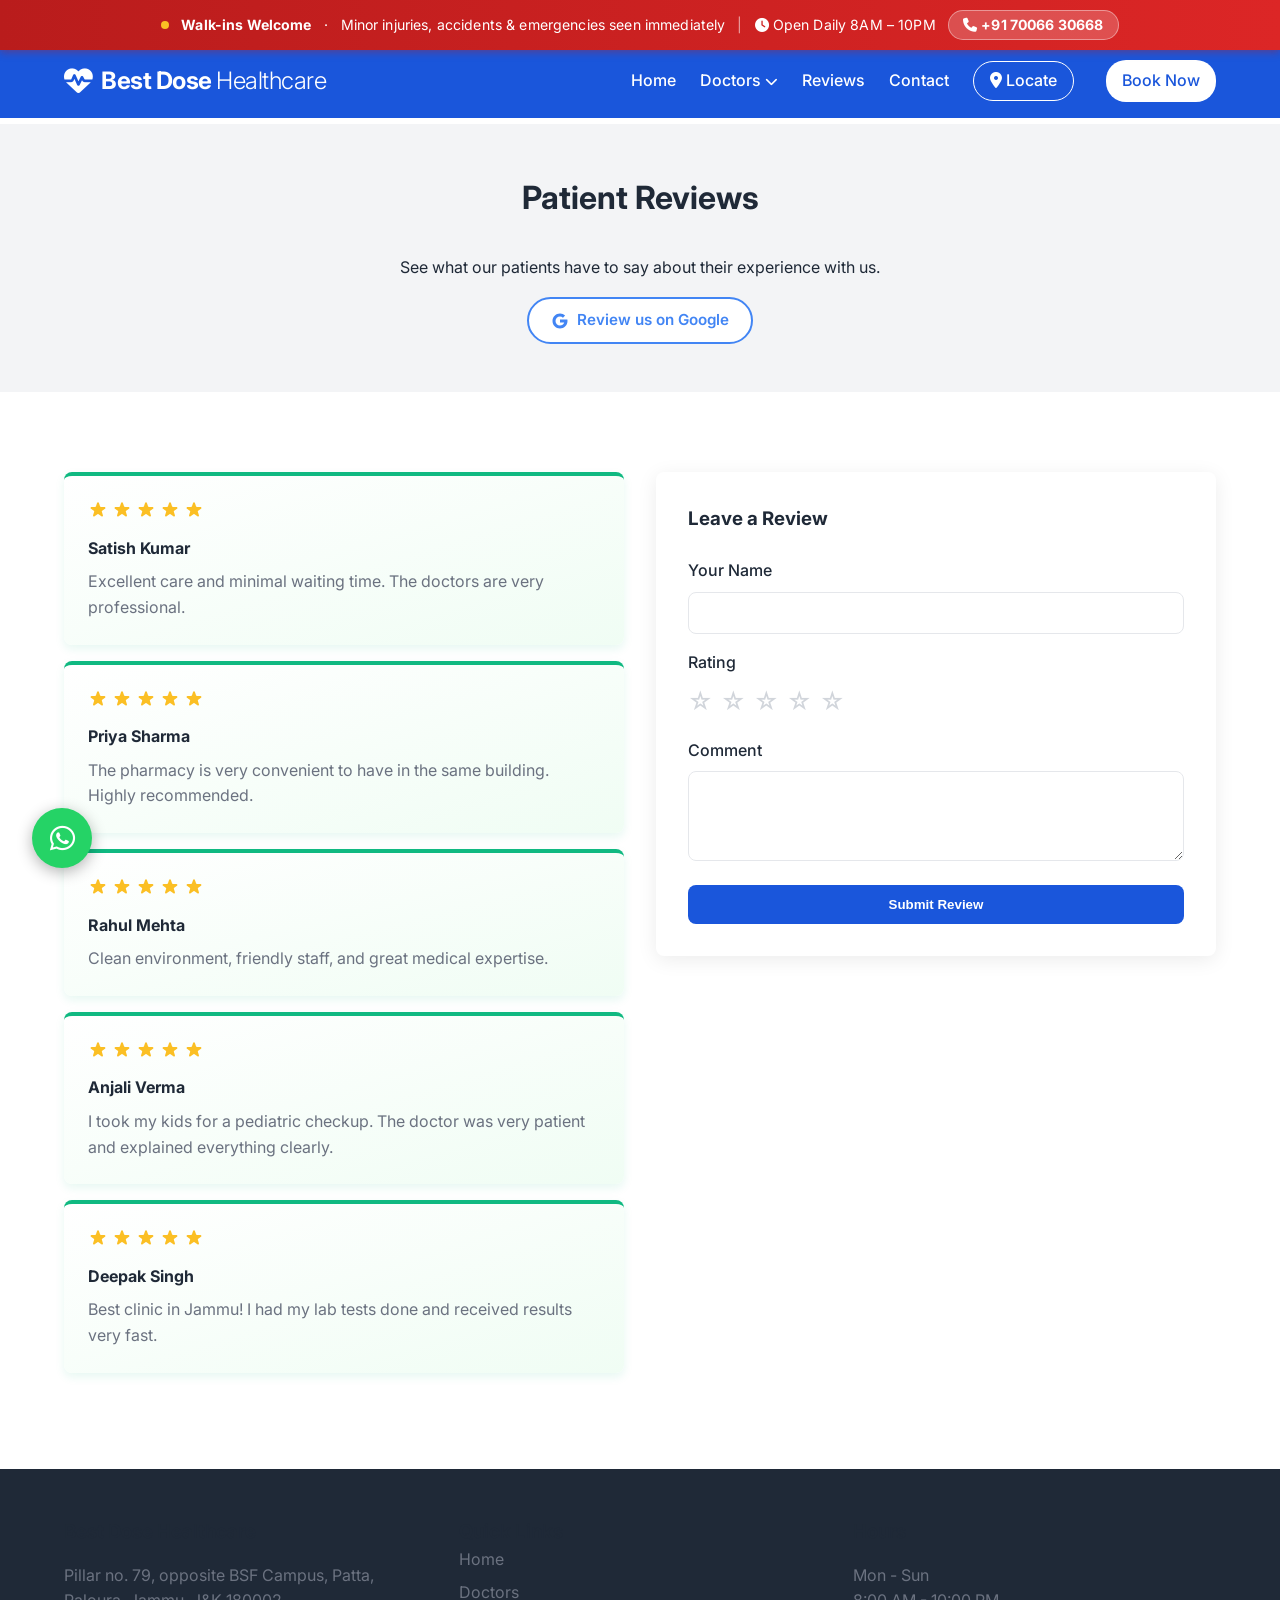
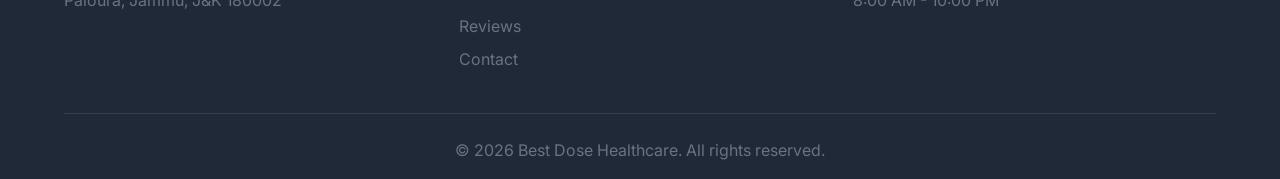
<file: reviews.html>
<!DOCTYPE html>
<html lang="en">
<head>
    <meta charset="UTF-8">
    <meta name="viewport" content="width=device-width, initial-scale=1.0">
    <title>Best Dose Healthcare | Reviews</title>
    <meta name="description" content="Read patient reviews for Best Dose Healthcare, Patta Paloura, Jammu. Trusted pharmacy and polyclinic with specialist doctors. Share your experience.">
    <meta name="keywords" content="Best Dose Healthcare reviews, pharmacy reviews Jammu, patient feedback polyclinic Jammu">
    <meta property="og:title" content="Patient Reviews | Best Dose Healthcare, Jammu">
    <meta property="og:description" content="Read what patients say about Best Dose Healthcare, Patta Paloura Jammu. Trusted pharmacy & polyclinic with specialist doctors.">
    <meta property="og:image" content="images/hero-1.jpg">
    <meta property="og:type" content="website">
    <link rel="stylesheet" href="styles.css">
    <link rel="stylesheet" href="https://cdnjs.cloudflare.com/ajax/libs/font-awesome/6.4.0/css/all.min.css" media="print" onload="this.media='all'">
    <noscript><link rel="stylesheet" href="https://cdnjs.cloudflare.com/ajax/libs/font-awesome/6.4.0/css/all.min.css"></noscript>
</head>
<body style="padding-top: 124px;">

    <!-- Walk-in Emergency Banner -->
    <div class="walkin-banner">
        <div class="container" style="display:flex; align-items:center; justify-content:center; gap:0.75rem; flex-wrap:wrap;">
            <span class="walkin-dot"></span>
            <span><strong>Walk-ins Welcome</strong> &nbsp;&nbsp;·&nbsp;&nbsp; Minor injuries, accidents & emergencies seen immediately</span>
            <span style="opacity:0.6;">|</span>
            <span><i class="fa-solid fa-clock" style="margin-right:4px;"></i>Open Daily 8AM – 10PM</span>
            <a href="tel:+917006630668" style="background:rgba(255,255,255,0.2); color:white; padding:0.2rem 0.9rem; border-radius:9999px; font-weight:700; text-decoration:none; border:1px solid rgba(255,255,255,0.4);">
                <i class="fa-solid fa-phone" style="margin-right:4px;"></i>+91 70066 30668
            </a>
        </div>
    </div>

    <!-- Navigation -->
    <nav class="navbar" style="background: var(--primary); color: white;">
        <div class="container">
            <div class="logo" style="color: white;">
                <i class="fa-solid fa-heart-pulse logo-icon"></i>
                <span class="logo-text">Best Dose <span class="fw-light">Healthcare</span></span>
            </div>
            <button class="menu-toggle" aria-label="Toggle navigation">
                <i class="fa-solid fa-bars" style="color: white;"></i>
            </button>
            <div class="links">
                <a href="index.html">Home</a>
                <div class="dropdown">
                    <a href="doctors.html" class="dropbtn">Doctors <i class="fa-solid fa-chevron-down" style="font-size: 0.8rem;"></i></a>
                    <div class="dropdown-content">
                        <a href="doctors.html?doc=anjali">Dr. Anjali Verma (Gynecology)</a>
                        <a href="doctors.html?doc=sunita">Dr. Sunita Gupta (Physician)</a>
                        <a href="doctors.html?doc=rajesh">Dr. Rajesh Verma (Pediatrics)</a>
                        <a href="doctors.html?doc=anil">Dr. Anil Sharma (ENT)</a>
                        <a href="doctors.html?doc=amit">Dr. Amit Kumar (Urology)</a>
                        <a href="doctors.html?doc=vikas">Dr. Vikas Singh (Surgeon)</a>
                        <a href="doctors.html?doc=priya">Dr. Priya Singh (Physiotherapy)</a>
                    </div>
                </div>
                <a href="reviews.html">Reviews</a>
                <a href="contact.html">Contact</a>
                <a href="https://maps.app.goo.gl/DbcS8rqPHViiDvPK7" target="_blank" class="btn btn-locate" style="background: transparent; color: white; border: 1px solid white;"><i class="fa-solid fa-location-dot"></i> Locate</a>
                <a href="doctors.html" class="btn btn-book" style="background: white; color: var(--primary);">Book Now</a>
            </div>
        </div>
    </nav>

    <!-- Header -->
    <section class="bg-light" style="padding: 3rem 0;">
        <div class="container text-center fade-in">
            <h2>Patient Reviews</h2>
            <p>See what our patients have to say about their experience with us.</p>
            <a href="https://maps.app.goo.gl/DbcS8rqPHViiDvPK7" target="_blank"
               style="display:inline-flex; align-items:center; gap:0.5rem; margin-top:1rem; padding:0.6rem 1.4rem; background:white; border:2px solid #4285F4; border-radius:9999px; font-weight:600; color:#4285F4; text-decoration:none; font-size:0.95rem; transition: all 0.3s;"
               onmouseover="this.style.background='#4285F4';this.style.color='white'" onmouseout="this.style.background='white';this.style.color='#4285F4'">
                <svg width="18" height="18" viewBox="0 0 48 48"><path fill="#4285F4" d="M43.6 20H24v8h11.3C33.6 32.7 29.2 36 24 36c-6.6 0-12-5.4-12-12s5.4-12 12-12c3 0 5.8 1.1 7.9 3l5.7-5.7C34.1 6.5 29.3 4 24 4 12.9 4 4 12.9 4 24s8.9 20 20 20 20-8.9 20-20c0-1.3-.1-2.7-.4-4z"/></svg>
                Review us on Google
            </a>
        </div>
    </section>

    <!-- Reviews Section -->
    <section class="container">
        <div class="contact-grid">
            <!-- Reviews List -->
            <div id="reviewsList" class="fade-in">
                <!-- Static Review 1 -->
                <div class="review-card">
                    <div class="stars mb-2" style="margin-bottom:0.5rem">
                        <svg viewBox="0 0 20 20"><path d="M9.049 2.927c.3-.921 1.603-.921 1.902 0l1.07 3.292a1 1 0 00.95.69h3.462c.969 0 1.371 1.24.588 1.81l-2.8 2.034a1 1 0 00-.364 1.118l1.07 3.292c.3.921-.755 1.688-1.54 1.118l-2.8-2.034a1 1 0 00-1.175 0l-2.8 2.034c-.784.57-1.838-.197-1.539-1.118l1.07-3.292a1 1 0 00-.364-1.118L2.98 8.72c-.783-.57-.38-1.81.588-1.81h3.461a1 1 0 00.951-.69l1.07-3.292z"></path></svg>
                        <svg viewBox="0 0 20 20"><path d="M9.049 2.927c.3-.921 1.603-.921 1.902 0l1.07 3.292a1 1 0 00.95.69h3.462c.969 0 1.371 1.24.588 1.81l-2.8 2.034a1 1 0 00-.364 1.118l1.07 3.292c.3.921-.755 1.688-1.54 1.118l-2.8-2.034a1 1 0 00-1.175 0l-2.8 2.034c-.784.57-1.838-.197-1.539-1.118l1.07-3.292a1 1 0 00-.364-1.118L2.98 8.72c-.783-.57-.38-1.81.588-1.81h3.461a1 1 0 00.951-.69l1.07-3.292z"></path></svg>
                        <svg viewBox="0 0 20 20"><path d="M9.049 2.927c.3-.921 1.603-.921 1.902 0l1.07 3.292a1 1 0 00.95.69h3.462c.969 0 1.371 1.24.588 1.81l-2.8 2.034a1 1 0 00-.364 1.118l1.07 3.292c.3.921-.755 1.688-1.54 1.118l-2.8-2.034a1 1 0 00-1.175 0l-2.8 2.034c-.784.57-1.838-.197-1.539-1.118l1.07-3.292a1 1 0 00-.364-1.118L2.98 8.72c-.783-.57-.38-1.81.588-1.81h3.461a1 1 0 00.951-.69l1.07-3.292z"></path></svg>
                        <svg viewBox="0 0 20 20"><path d="M9.049 2.927c.3-.921 1.603-.921 1.902 0l1.07 3.292a1 1 0 00.95.69h3.462c.969 0 1.371 1.24.588 1.81l-2.8 2.034a1 1 0 00-.364 1.118l1.07 3.292c.3.921-.755 1.688-1.54 1.118l-2.8-2.034a1 1 0 00-1.175 0l-2.8 2.034c-.784.57-1.838-.197-1.539-1.118l1.07-3.292a1 1 0 00-.364-1.118L2.98 8.72c-.783-.57-.38-1.81.588-1.81h3.461a1 1 0 00.951-.69l1.07-3.292z"></path></svg>
                        <svg viewBox="0 0 20 20"><path d="M9.049 2.927c.3-.921 1.603-.921 1.902 0l1.07 3.292a1 1 0 00.95.69h3.462c.969 0 1.371 1.24.588 1.81l-2.8 2.034a1 1 0 00-.364 1.118l1.07 3.292c.3.921-.755 1.688-1.54 1.118l-2.8-2.034a1 1 0 00-1.175 0l-2.8 2.034c-.784.57-1.838-.197-1.539-1.118l1.07-3.292a1 1 0 00-.364-1.118L2.98 8.72c-.783-.57-.38-1.81.588-1.81h3.461a1 1 0 00.951-.69l1.07-3.292z"></path></svg>
                    </div>
                    <h4 style="margin-bottom:0.5rem">Satish Kumar</h4>
                    <p style="color:var(--text-light)">Excellent care and minimal waiting time. The doctors are very professional.</p>
                </div>
                <!-- Static Review 2 -->
                <div class="review-card">
                    <div class="stars mb-2" style="margin-bottom:0.5rem">
                        <svg viewBox="0 0 20 20"><path d="M9.049 2.927c.3-.921 1.603-.921 1.902 0l1.07 3.292a1 1 0 00.95.69h3.462c.969 0 1.371 1.24.588 1.81l-2.8 2.034a1 1 0 00-.364 1.118l1.07 3.292c.3.921-.755 1.688-1.54 1.118l-2.8-2.034a1 1 0 00-1.175 0l-2.8 2.034c-.784.57-1.838-.197-1.539-1.118l1.07-3.292a1 1 0 00-.364-1.118L2.98 8.72c-.783-.57-.38-1.81.588-1.81h3.461a1 1 0 00.951-.69l1.07-3.292z"></path></svg>
                        <svg viewBox="0 0 20 20"><path d="M9.049 2.927c.3-.921 1.603-.921 1.902 0l1.07 3.292a1 1 0 00.95.69h3.462c.969 0 1.371 1.24.588 1.81l-2.8 2.034a1 1 0 00-.364 1.118l1.07 3.292c.3.921-.755 1.688-1.54 1.118l-2.8-2.034a1 1 0 00-1.175 0l-2.8 2.034c-.784.57-1.838-.197-1.539-1.118l1.07-3.292a1 1 0 00-.364-1.118L2.98 8.72c-.783-.57-.38-1.81.588-1.81h3.461a1 1 0 00.951-.69l1.07-3.292z"></path></svg>
                        <svg viewBox="0 0 20 20"><path d="M9.049 2.927c.3-.921 1.603-.921 1.902 0l1.07 3.292a1 1 0 00.95.69h3.462c.969 0 1.371 1.24.588 1.81l-2.8 2.034a1 1 0 00-.364 1.118l1.07 3.292c.3.921-.755 1.688-1.54 1.118l-2.8-2.034a1 1 0 00-1.175 0l-2.8 2.034c-.784.57-1.838-.197-1.539-1.118l1.07-3.292a1 1 0 00-.364-1.118L2.98 8.72c-.783-.57-.38-1.81.588-1.81h3.461a1 1 0 00.951-.69l1.07-3.292z"></path></svg>
                        <svg viewBox="0 0 20 20"><path d="M9.049 2.927c.3-.921 1.603-.921 1.902 0l1.07 3.292a1 1 0 00.95.69h3.462c.969 0 1.371 1.24.588 1.81l-2.8 2.034a1 1 0 00-.364 1.118l1.07 3.292c.3.921-.755 1.688-1.54 1.118l-2.8-2.034a1 1 0 00-1.175 0l-2.8 2.034c-.784.57-1.838-.197-1.539-1.118l1.07-3.292a1 1 0 00-.364-1.118L2.98 8.72c-.783-.57-.38-1.81.588-1.81h3.461a1 1 0 00.951-.69l1.07-3.292z"></path></svg>
                        <svg viewBox="0 0 20 20"><path d="M9.049 2.927c.3-.921 1.603-.921 1.902 0l1.07 3.292a1 1 0 00.95.69h3.462c.969 0 1.371 1.24.588 1.81l-2.8 2.034a1 1 0 00-.364 1.118l1.07 3.292c.3.921-.755 1.688-1.54 1.118l-2.8-2.034a1 1 0 00-1.175 0l-2.8 2.034c-.784.57-1.838-.197-1.539-1.118l1.07-3.292a1 1 0 00-.364-1.118L2.98 8.72c-.783-.57-.38-1.81.588-1.81h3.461a1 1 0 00.951-.69l1.07-3.292z"></path></svg>
                    </div>
                    <h4 style="margin-bottom:0.5rem">Priya Sharma</h4>
                    <p style="color:var(--text-light)">The pharmacy is very convenient to have in the same building. Highly recommended.</p>
                </div>
                <!-- Static Review 3 -->
                <div class="review-card">
                    <div class="stars mb-2" style="margin-bottom:0.5rem">
                        <svg viewBox="0 0 20 20"><path d="M9.049 2.927c.3-.921 1.603-.921 1.902 0l1.07 3.292a1 1 0 00.95.69h3.462c.969 0 1.371 1.24.588 1.81l-2.8 2.034a1 1 0 00-.364 1.118l1.07 3.292c.3.921-.755 1.688-1.54 1.118l-2.8-2.034a1 1 0 00-1.175 0l-2.8 2.034c-.784.57-1.838-.197-1.539-1.118l1.07-3.292a1 1 0 00-.364-1.118L2.98 8.72c-.783-.57-.38-1.81.588-1.81h3.461a1 1 0 00.951-.69l1.07-3.292z"></path></svg>
                        <svg viewBox="0 0 20 20"><path d="M9.049 2.927c.3-.921 1.603-.921 1.902 0l1.07 3.292a1 1 0 00.95.69h3.462c.969 0 1.371 1.24.588 1.81l-2.8 2.034a1 1 0 00-.364 1.118l1.07 3.292c.3.921-.755 1.688-1.54 1.118l-2.8-2.034a1 1 0 00-1.175 0l-2.8 2.034c-.784.57-1.838-.197-1.539-1.118l1.07-3.292a1 1 0 00-.364-1.118L2.98 8.72c-.783-.57-.38-1.81.588-1.81h3.461a1 1 0 00.951-.69l1.07-3.292z"></path></svg>
                        <svg viewBox="0 0 20 20"><path d="M9.049 2.927c.3-.921 1.603-.921 1.902 0l1.07 3.292a1 1 0 00.95.69h3.462c.969 0 1.371 1.24.588 1.81l-2.8 2.034a1 1 0 00-.364 1.118l1.07 3.292c.3.921-.755 1.688-1.54 1.118l-2.8-2.034a1 1 0 00-1.175 0l-2.8 2.034c-.784.57-1.838-.197-1.539-1.118l1.07-3.292a1 1 0 00-.364-1.118L2.98 8.72c-.783-.57-.38-1.81.588-1.81h3.461a1 1 0 00.951-.69l1.07-3.292z"></path></svg>
                        <svg viewBox="0 0 20 20"><path d="M9.049 2.927c.3-.921 1.603-.921 1.902 0l1.07 3.292a1 1 0 00.95.69h3.462c.969 0 1.371 1.24.588 1.81l-2.8 2.034a1 1 0 00-.364 1.118l1.07 3.292c.3.921-.755 1.688-1.54 1.118l-2.8-2.034a1 1 0 00-1.175 0l-2.8 2.034c-.784.57-1.838-.197-1.539-1.118l1.07-3.292a1 1 0 00-.364-1.118L2.98 8.72c-.783-.57-.38-1.81.588-1.81h3.461a1 1 0 00.951-.69l1.07-3.292z"></path></svg>
                        <svg viewBox="0 0 20 20"><path d="M9.049 2.927c.3-.921 1.603-.921 1.902 0l1.07 3.292a1 1 0 00.95.69h3.462c.969 0 1.371 1.24.588 1.81l-2.8 2.034a1 1 0 00-.364 1.118l1.07 3.292c.3.921-.755 1.688-1.54 1.118l-2.8-2.034a1 1 0 00-1.175 0l-2.8 2.034c-.784.57-1.838-.197-1.539-1.118l1.07-3.292a1 1 0 00-.364-1.118L2.98 8.72c-.783-.57-.38-1.81.588-1.81h3.461a1 1 0 00.951-.69l1.07-3.292z"></path></svg>
                    </div>
                    <h4 style="margin-bottom:0.5rem">Rahul Mehta</h4>
                    <p style="color:var(--text-light)">Clean environment, friendly staff, and great medical expertise.</p>
                </div>
                <!-- Static Review 4 -->
                <div class="review-card">
                    <div class="stars mb-2" style="margin-bottom:0.5rem">
                        <svg viewBox="0 0 20 20"><path d="M9.049 2.927c.3-.921 1.603-.921 1.902 0l1.07 3.292a1 1 0 00.95.69h3.462c.969 0 1.371 1.24.588 1.81l-2.8 2.034a1 1 0 00-.364 1.118l1.07 3.292c.3.921-.755 1.688-1.54 1.118l-2.8-2.034a1 1 0 00-1.175 0l-2.8 2.034c-.784.57-1.838-.197-1.539-1.118l1.07-3.292a1 1 0 00-.364-1.118L2.98 8.72c-.783-.57-.38-1.81.588-1.81h3.461a1 1 0 00.951-.69l1.07-3.292z"></path></svg>
                        <svg viewBox="0 0 20 20"><path d="M9.049 2.927c.3-.921 1.603-.921 1.902 0l1.07 3.292a1 1 0 00.95.69h3.462c.969 0 1.371 1.24.588 1.81l-2.8 2.034a1 1 0 00-.364 1.118l1.07 3.292c.3.921-.755 1.688-1.54 1.118l-2.8-2.034a1 1 0 00-1.175 0l-2.8 2.034c-.784.57-1.838-.197-1.539-1.118l1.07-3.292a1 1 0 00-.364-1.118L2.98 8.72c-.783-.57-.38-1.81.588-1.81h3.461a1 1 0 00.951-.69l1.07-3.292z"></path></svg>
                        <svg viewBox="0 0 20 20"><path d="M9.049 2.927c.3-.921 1.603-.921 1.902 0l1.07 3.292a1 1 0 00.95.69h3.462c.969 0 1.371 1.24.588 1.81l-2.8 2.034a1 1 0 00-.364 1.118l1.07 3.292c.3.921-.755 1.688-1.54 1.118l-2.8-2.034a1 1 0 00-1.175 0l-2.8 2.034c-.784.57-1.838-.197-1.539-1.118l1.07-3.292a1 1 0 00-.364-1.118L2.98 8.72c-.783-.57-.38-1.81.588-1.81h3.461a1 1 0 00.951-.69l1.07-3.292z"></path></svg>
                        <svg viewBox="0 0 20 20"><path d="M9.049 2.927c.3-.921 1.603-.921 1.902 0l1.07 3.292a1 1 0 00.95.69h3.462c.969 0 1.371 1.24.588 1.81l-2.8 2.034a1 1 0 00-.364 1.118l1.07 3.292c.3.921-.755 1.688-1.54 1.118l-2.8-2.034a1 1 0 00-1.175 0l-2.8 2.034c-.784.57-1.838-.197-1.539-1.118l1.07-3.292a1 1 0 00-.364-1.118L2.98 8.72c-.783-.57-.38-1.81.588-1.81h3.461a1 1 0 00.951-.69l1.07-3.292z"></path></svg>
                        <svg viewBox="0 0 20 20"><path d="M9.049 2.927c.3-.921 1.603-.921 1.902 0l1.07 3.292a1 1 0 00.95.69h3.462c.969 0 1.371 1.24.588 1.81l-2.8 2.034a1 1 0 00-.364 1.118l1.07 3.292c.3.921-.755 1.688-1.54 1.118l-2.8-2.034a1 1 0 00-1.175 0l-2.8 2.034c-.784.57-1.838-.197-1.539-1.118l1.07-3.292a1 1 0 00-.364-1.118L2.98 8.72c-.783-.57-.38-1.81.588-1.81h3.461a1 1 0 00.951-.69l1.07-3.292z"></path></svg>
                    </div>
                    <h4 style="margin-bottom:0.5rem">Anjali Verma</h4>
                    <p style="color:var(--text-light)">I took my kids for a pediatric checkup. The doctor was very patient and explained everything clearly.</p>
                </div>
                <!-- Static Review 5 -->
                <div class="review-card">
                    <div class="stars mb-2" style="margin-bottom:0.5rem">
                        <svg viewBox="0 0 20 20"><path d="M9.049 2.927c.3-.921 1.603-.921 1.902 0l1.07 3.292a1 1 0 00.95.69h3.462c.969 0 1.371 1.24.588 1.81l-2.8 2.034a1 1 0 00-.364 1.118l1.07 3.292c.3.921-.755 1.688-1.54 1.118l-2.8-2.034a1 1 0 00-1.175 0l-2.8 2.034c-.784.57-1.838-.197-1.539-1.118l1.07-3.292a1 1 0 00-.364-1.118L2.98 8.72c-.783-.57-.38-1.81.588-1.81h3.461a1 1 0 00.951-.69l1.07-3.292z"></path></svg>
                        <svg viewBox="0 0 20 20"><path d="M9.049 2.927c.3-.921 1.603-.921 1.902 0l1.07 3.292a1 1 0 00.95.69h3.462c.969 0 1.371 1.24.588 1.81l-2.8 2.034a1 1 0 00-.364 1.118l1.07 3.292c.3.921-.755 1.688-1.54 1.118l-2.8-2.034a1 1 0 00-1.175 0l-2.8 2.034c-.784.57-1.838-.197-1.539-1.118l1.07-3.292a1 1 0 00-.364-1.118L2.98 8.72c-.783-.57-.38-1.81.588-1.81h3.461a1 1 0 00.951-.69l1.07-3.292z"></path></svg>
                        <svg viewBox="0 0 20 20"><path d="M9.049 2.927c.3-.921 1.603-.921 1.902 0l1.07 3.292a1 1 0 00.95.69h3.462c.969 0 1.371 1.24.588 1.81l-2.8 2.034a1 1 0 00-.364 1.118l1.07 3.292c.3.921-.755 1.688-1.54 1.118l-2.8-2.034a1 1 0 00-1.175 0l-2.8 2.034c-.784.57-1.838-.197-1.539-1.118l1.07-3.292a1 1 0 00-.364-1.118L2.98 8.72c-.783-.57-.38-1.81.588-1.81h3.461a1 1 0 00.951-.69l1.07-3.292z"></path></svg>
                        <svg viewBox="0 0 20 20"><path d="M9.049 2.927c.3-.921 1.603-.921 1.902 0l1.07 3.292a1 1 0 00.95.69h3.462c.969 0 1.371 1.24.588 1.81l-2.8 2.034a1 1 0 00-.364 1.118l1.07 3.292c.3.921-.755 1.688-1.54 1.118l-2.8-2.034a1 1 0 00-1.175 0l-2.8 2.034c-.784.57-1.838-.197-1.539-1.118l1.07-3.292a1 1 0 00-.364-1.118L2.98 8.72c-.783-.57-.38-1.81.588-1.81h3.461a1 1 0 00.951-.69l1.07-3.292z"></path></svg>
                        <svg viewBox="0 0 20 20"><path d="M9.049 2.927c.3-.921 1.603-.921 1.902 0l1.07 3.292a1 1 0 00.95.69h3.462c.969 0 1.371 1.24.588 1.81l-2.8 2.034a1 1 0 00-.364 1.118l1.07 3.292c.3.921-.755 1.688-1.54 1.118l-2.8-2.034a1 1 0 00-1.175 0l-2.8 2.034c-.784.57-1.838-.197-1.539-1.118l1.07-3.292a1 1 0 00-.364-1.118L2.98 8.72c-.783-.57-.38-1.81.588-1.81h3.461a1 1 0 00.951-.69l1.07-3.292z"></path></svg>
                    </div>
                    <h4 style="margin-bottom:0.5rem">Deepak Singh</h4>
                    <p style="color:var(--text-light)">Best clinic in Jammu! I had my lab tests done and received results very fast.</p>
                </div>
            </div>

            <!-- Leave a Review Form -->
            <div class="fade-in" style="transition-delay: 0.2s;">
                <div class="card">
                    <h3 style="margin-bottom:1.5rem;">Leave a Review</h3>
                    <form id="reviewForm">
                        <div class="form-group">
                            <label>Your Name</label>
                            <input type="text" id="reviewerName" class="form-control" required>
                        </div>
                        <div class="form-group">
                            <label>Rating</label>
                            <div class="star-widget">
                                <span class="star" data-value="1">☆</span>
                                <span class="star" data-value="2">☆</span>
                                <span class="star" data-value="3">☆</span>
                                <span class="star" data-value="4">☆</span>
                                <span class="star" data-value="5">☆</span>
                            </div>
                        </div>
                        <div class="form-group">
                            <label>Comment</label>
                            <textarea id="reviewComment" class="form-control" rows="4" required></textarea>
                        </div>
                        <button type="submit" class="btn" style="width: 100%;">Submit Review</button>
                    </form>
                </div>
            </div>
        </div>
    </section>

    <!-- Footer -->
    <footer>
        <div class="container">
            <div class="footer-grid">
                <div>
                    <h3>Best Dose Healthcare</h3>
                    <p style="color: var(--text-light); margin-top: 1rem;">Pillar no. 79, opposite BSF Campus, Patta, Paloura, Jammu, J&K 180002</p>
                </div>
                <div class="footer-links">
                    <h3>Quick Links</h3>
                    <a href="index.html">Home</a>
                    <a href="doctors.html">Doctors</a>
                    <a href="reviews.html">Reviews</a>
                    <a href="contact.html">Contact</a>
                </div>
                <div>
                    <h3>Hours</h3>
                    <p style="color: var(--text-light); margin-top: 1rem;">Mon - Sun</p>
                    <p style="color: var(--text-light);">8:00 AM - 10:00 PM</p>
                </div>
            </div>
            <div class="text-center" style="border-top: 1px solid rgba(255,255,255,0.1); padding-top: 1.5rem; color: var(--text-light);">
                &copy; 2026 Best Dose Healthcare. All rights reserved.
            </div>
        </div>
    </footer>

    <!-- Floating WhatsApp Button -->
    <a href="https://wa.me/917006630668?text=Hello%2C%20I%20would%20like%20to%20enquire%20about%20Best%20Dose%20Healthcare."
       target="_blank"
       title="Chat with us on WhatsApp"
       style="position:fixed; bottom:2rem; left:2rem; background:#25d366; color:white; border-radius:50%; width:60px; height:60px; display:flex; align-items:center; justify-content:center; font-size:1.8rem; box-shadow:0 4px 15px rgba(0,0,0,0.3); z-index:9999; transition: transform 0.3s ease;"
       onmouseover="this.style.transform='scale(1.1)'" onmouseout="this.style.transform='scale(1)'">
      <i class="fa-brands fa-whatsapp"></i>
    </a>

    <script src="script.js"></script>
</body>
</html>
</file>
<file: styles.css>
@import url('https://fonts.googleapis.com/css2?family=Inter:wght@300;400;500;600;700&display=swap');

:root {
  --primary: #1a56db;
  --white: #ffffff;
  --text: #1f2937;
  --text-light: #6b7280;
  --bg: #f3f4f6;
  --card-shadow: 0 4px 20px rgba(0, 0, 0, 0.08);
  --border: #e5e7eb;
}

html {
  scroll-behavior: smooth;
}

* {
  margin: 0;
  padding: 0;
  box-sizing: border-box;
}

body {
  font-family: 'Inter', sans-serif;
  color: var(--text);
  background-color: var(--white);
  line-height: 1.6;
}

/* Typography & Utils */
h1,
h2,
h3 {
  font-weight: 700;
  color: var(--text);
}

h2 {
  font-size: 2rem;
  margin-bottom: 2rem;
  text-align: center;
}

a {
  text-decoration: none;
  color: inherit;
}

.container {
  width: 90%;
  max-width: 1200px;
  margin: 0 auto;
}

section {
  padding: 5rem 0;
}

.bg-light {
  background-color: var(--bg);
}

/* Buttons */
.btn {
  display: inline-block;
  padding: 0.75rem 1.5rem;
  background-color: var(--primary);
  color: var(--white);
  border: none;
  border-radius: 0.5rem;
  font-weight: 600;
  cursor: pointer;
  transition: all 0.3s ease;
  text-align: center;
}

.btn:hover {
  background-color: #1e40af;
  transform: translateY(-2px);
}

/* Navbar */
.navbar {
  position: fixed;
  top: 0;
  width: 100%;
  padding: 1rem 0;
  z-index: 1000;
  background: transparent;
  transition: all 0.3s ease;
}

/* Dropdown Navbar Styles */
.dropdown {
  position: relative;
  display: inline-block;
}

.dropdown-content {
  display: none;
  position: absolute;
  background-color: var(--white);
  min-width: 260px;
  box-shadow: 0 8px 16px rgba(0, 0, 0, 0.1);
  border-radius: 0.5rem;
  z-index: 1001;
  top: 100%;
  left: 0;
  overflow: hidden;
  border: 1px solid var(--border);
}

.dropdown-content a {
  color: var(--text) !important;
  padding: 12px 16px;
  text-decoration: none;
  display: block;
  font-weight: 500;
  font-size: 0.95rem;
  transition: background 0.3s;
}

.dropdown-content a:hover {
  background-color: var(--bg);
  color: var(--primary) !important;
}

.dropdown:hover .dropdown-content {
  display: block;
}

.navbar.scrolled {
  background: var(--primary);
  box-shadow: var(--card-shadow);
  color: var(--white);
}

.navbar .container {
  display: flex;
  justify-content: space-between;
  align-items: center;
}

.navbar .logo {
  display: flex;
  align-items: center;
  gap: 0.5rem;
  font-size: 1.5rem;
  font-weight: 700;
  color: var(--primary);
}

.navbar .logo-icon {
  font-size: 1.8rem;
}

.navbar .logo-text {
  letter-spacing: -0.02em;
}

.navbar .fw-light {
  font-weight: 300;
}

.navbar.scrolled .logo,
.navbar.scrolled .logo-icon {
  color: var(--white);
}

.navbar .links {
  display: flex;
  align-items: center;
  gap: 1.5rem;
  transition: max-height 0.4s ease-in-out;
}

.navbar .links a {
  font-weight: 500;
  transition: color 0.3s;
}

.navbar .links a:hover {
  color: var(--primary);
}

.navbar.scrolled .links a:hover {
  color: #d1d5db;
}

.navbar .btn-book {
  background: var(--primary);
  color: var(--white);
  border-radius: 20px;
  padding: 0.5rem 1rem;
}

.navbar.scrolled .btn-book {
  background: var(--white);
  color: var(--primary);
}

.navbar .btn-locate {
  background: transparent;
  color: var(--primary);
  border: 1px solid var(--primary);
  border-radius: 20px;
  padding: 0.4rem 1rem;
  margin-right: 0.5rem;
}

.navbar .btn-locate:hover {
  background: rgba(26, 86, 219, 0.1);
}

.navbar.scrolled .btn-locate {
  color: var(--white);
  border-color: var(--white);
}

.navbar.scrolled .btn-locate:hover {
  background: rgba(255, 255, 255, 0.1);
}

/* Hamburger Menu Toggle */
.menu-toggle {
  display: none;
  background: none;
  border: none;
  font-size: 1.8rem;
  color: var(--primary);
  cursor: pointer;
}

.navbar.scrolled .menu-toggle {
  color: var(--white);
}

/* Mobile Menu Layout */
@media (max-width: 768px) {
  .menu-toggle {
    display: block;
  }

  .navbar .links {
    position: absolute;
    top: 100%;
    left: 0;
    width: 100%;
    background: var(--white);
    flex-direction: column;
    gap: 1rem;
    padding: 0;
    max-height: 0;
    overflow: hidden;
    box-shadow: 0 10px 15px -3px rgba(0, 0, 0, 0.1);
  }

  .navbar.scrolled .links {
    background: var(--primary);
  }

  .navbar .links.open {
    padding: 1.5rem 0;
    max-height: 500px;
  }

  .navbar .links a {
    width: 100%;
    text-align: center;
    color: var(--text);
  }

  .navbar.scrolled .links a,
  .navbar.scrolled .links .btn-locate {
    color: var(--white);
  }

  .navbar .links .btn-book {
    width: max-content;
    margin: 0 auto;
  }

  .navbar .links .btn-locate {
    width: max-content;
    margin: 0 auto;
    margin-right: auto;
  }

  .dropdown-content {
    position: static;
    box-shadow: none;
    border: none;
    background: transparent;
  }

  .dropdown-content a {
    text-align: center;
    padding: 10px;
    color: var(--text-light) !important;
  }

  .navbar.scrolled .dropdown-content a {
    color: var(--white) !important;
    opacity: 0.9;
  }
}

/* Animations */
.fade-in {
  opacity: 0;
  transform: translateY(20px);
  transition: opacity 0.6s ease, transform 0.6s ease;
}

.fade-in.visible {
  opacity: 1;
  transform: translateY(0);
}

/* Homepage Hero (Carousel) */
.hero {
  position: relative;
  height: 100vh;
  display: flex;
  align-items: center;
  justify-content: center;
  overflow: hidden;
  color: var(--white);
  text-align: center;
}

.hero-bg {
  position: absolute;
  top: 0;
  left: 0;
  width: 100%;
  height: 100%;
  background-size: cover;
  background-position: center;
  z-index: -2;
  background-image: url('images/hero-1.jpg');
  animation: heroCarousel 15s infinite;
}

.hero-overlay {
  position: absolute;
  top: 0;
  left: 0;
  width: 100%;
  height: 100%;
  background: linear-gradient(to bottom, rgba(255, 255, 255, 0.08) 0%, rgba(255, 255, 255, 0.30) 100%);
  z-index: -1;
}

.hero-content {
  z-index: 1;
  color: var(--white);
  max-width: 800px;
}

.hero-content h1 {
  font-size: 3.5rem;
  margin-bottom: 1rem;
  color: var(--white);
  text-shadow: 0 2px 8px rgba(0, 0, 0, 0.4);
}

.hero-content p {
  text-shadow: 0 1px 4px rgba(0, 0, 0, 0.3);
}

@keyframes heroCarousel {

  0%,
  33% {
    background-image: url('images/hero-1.jpg');
  }

  34%,
  66% {
    background-image: url('images/hero-2.jpg');
  }

  67%,
  100% {
    background-image: url('images/hero-3.jpg');
  }
}

/* Promo Badges */
.header-promo {
  padding: 0.5rem 1.25rem;
  border-radius: 9999px;
  font-weight: 600;
  font-size: 0.95rem;
  letter-spacing: 0.02em;
  color: var(--white);
  box-shadow: 0 4px 15px rgba(0, 0, 0, 0.2);
  display: inline-flex;
  align-items: center;
  gap: 0.5rem;
  backdrop-filter: blur(5px);
}

.header-promo.gradient-green {
  background: linear-gradient(135deg, rgba(16, 185, 129, 0.9), rgba(5, 150, 105, 0.9));
  border: 1px solid rgba(52, 211, 153, 0.5);
  animation: pulse-promo 2.5s infinite;
}

.header-promo.gradient-orange {
  background: linear-gradient(135deg, rgba(249, 115, 22, 0.9), rgba(234, 88, 12, 0.9));
  border: 1px solid rgba(251, 146, 60, 0.5);
}

@keyframes pulse-promo {
  0% {
    transform: scale(1);
    box-shadow: 0 0 0 0 rgba(16, 185, 129, 0.4);
  }

  50% {
    transform: scale(1.05);
    box-shadow: 0 0 0 8px rgba(16, 185, 129, 0);
  }

  100% {
    transform: scale(1);
    box-shadow: 0 0 0 0 rgba(16, 185, 129, 0);
  }
}

/* Grid Layouts (Services, Doctors) */
.grid {
  display: grid;
  grid-template-columns: repeat(auto-fit, minmax(280px, 1fr));
  gap: 2rem;
}

.card {
  background: var(--white);
  border-radius: 0.5rem;
  overflow: hidden;
  box-shadow: var(--card-shadow);
  transition: transform 0.3s ease;
  padding: 2rem;
}

.card:hover {
  transform: translateY(-5px);
}

.card-title {
  font-size: 1.25rem;
  font-weight: 600;
  margin-bottom: 0.5rem;
}

/* Filter Tabs */
.filter-tabs {
  display: flex;
  justify-content: center;
  gap: 1rem;
  margin-bottom: 2rem;
  flex-wrap: wrap;
}

.filter-btn {
  padding: 0.5rem 1.5rem;
  border-radius: 9999px;
  background: var(--white);
  border: 1px solid var(--border);
  cursor: pointer;
  transition: all 0.3s;
}

.filter-btn.active,
.filter-btn:hover {
  background: var(--primary);
  color: var(--white);
  border-color: var(--primary);
}

/* Doctor Card specific */
.doc-card {
  text-align: center;
}

.doc-avatar {
  width: 100px;
  height: 100px;
  border-radius: 50%;
  background: var(--bg);
  margin: 0 auto 1rem;
  display: flex;
  align-items: center;
  justify-content: center;
  color: var(--text-light);
}

.doc-tag {
  display: inline-block;
  padding: 0.25rem 0.75rem;
  background: #e0e7ff;
  color: var(--primary);
  border-radius: 9999px;
  font-size: 0.875rem;
  margin-bottom: 0.5rem;
}

/* Review Card */
.review-card {
  border-top: 4px solid #10b981;
  background: linear-gradient(to bottom right, #ffffff, #f0fdf4);
  padding: 1.5rem;
  margin-bottom: 1rem;
  box-shadow: 0 4px 10px rgba(16, 185, 129, 0.1);
  border-radius: 0.5rem;
  animation: slideIn 0.5s ease-out;
}

@keyframes slideIn {
  from {
    opacity: 0;
    transform: translateX(-20px);
  }

  to {
    opacity: 1;
    transform: translateX(0);
  }
}

.stars svg {
  width: 20px;
  height: 20px;
  fill: #fbbf24;
}

/* Interactive Star Widget */
.star-widget {
  display: flex;
  gap: 0.5rem;
  font-size: 1.5rem;
  color: #d1d5db;
  cursor: pointer;
}

.star-widget .star.active {
  color: #fbbf24;
}

/* Forms */
.form-group {
  margin-bottom: 1rem;
}

.form-group label {
  display: block;
  margin-bottom: 0.5rem;
  font-weight: 500;
}

.form-control {
  width: 100%;
  padding: 0.75rem;
  border: 1px solid var(--border);
  border-radius: 0.5rem;
  font-family: inherit;
}

.form-control:focus {
  outline: none;
  border-color: var(--primary);
}

@keyframes pulse-dot {

  0%,
  100% {
    opacity: 1;
    transform: scale(1);
  }

  50% {
    opacity: 0.5;
    transform: scale(1.4);
  }
}

/* Toast */
.toast {
  position: fixed;
  bottom: 2rem;
  right: 2rem;
  background: #10b981;
  color: var(--white);
  padding: 1rem 2rem;
  border-radius: 0.5rem;
  transform: translateY(100px);
  opacity: 0;
  transition: all 0.3s;
  z-index: 1002;
}

.toast.show {
  transform: translateY(0);
  opacity: 1;
}

/* Contact Page elements */
.contact-grid {
  display: grid;
  grid-template-columns: 1fr 1fr;
  gap: 2rem;
}

.hours-table {
  width: 100%;
  border-collapse: collapse;
}

.hours-table th,
.hours-table td {
  padding: 0.75rem;
  border-bottom: 1px solid var(--border);
  text-align: left;
}

/* Footer */
footer {
  background: var(--text);
  color: var(--white);
  padding: 3rem 0 1rem;
}

.footer-grid {
  display: grid;
  grid-template-columns: repeat(auto-fit, minmax(200px, 1fr));
  gap: 2rem;
  margin-bottom: 2rem;
}

.footer-links a {
  display: block;
  color: var(--text-light);
  margin-bottom: 0.5rem;
}

.footer-links a:hover {
  color: var(--white);
}

.text-center {
  text-align: center;
}

/* Walk-in Emergency Banner */
.walkin-banner {
  position: fixed;
  top: 0;
  left: 0;
  width: 100%;
  background: linear-gradient(90deg, #b91c1c 0%, #dc2626 50%, #b91c1c 100%);
  background-size: 200% 100%;
  animation: banner-shimmer 4s ease infinite;
  color: white;
  font-size: 0.88rem;
  padding: 0.6rem 0;
  z-index: 1100;
  text-align: center;
  letter-spacing: 0.01em;
  box-shadow: 0 2px 8px rgba(185, 28, 28, 0.4);
}

@keyframes banner-shimmer {

  0%,
  100% {
    background-position: 0% 0%;
  }

  50% {
    background-position: 100% 0%;
  }
}

.walkin-dot {
  display: inline-block;
  width: 8px;
  height: 8px;
  background: #fbbf24;
  border-radius: 50%;
  animation: pulse-dot 1.5s infinite;
  flex-shrink: 0;
}

/* Navbar offset for banner */
.navbar {
  top: 44px;
}

/* Body offset for banner + navbar */
body {
  padding-top: 0;
}

.hero {
  padding-top: 0;
}

/* Trust Badges Strip */
.trust-strip {
  display: flex;
  justify-content: center;
  align-items: stretch;
  flex-wrap: wrap;
  gap: 0;
  background: var(--white);
  border-radius: 1rem;
  box-shadow: 0 8px 32px rgba(26, 86, 219, 0.10);
  margin-top: -52px;
  position: relative;
  z-index: 10;
  overflow: hidden;
  border: 1px solid rgba(26, 86, 219, 0.08);
}

.trust-badge {
  display: flex;
  align-items: center;
  gap: 0.75rem;
  padding: 1.25rem 1.5rem;
  flex: 1;
  min-width: 160px;
  border-right: 1px solid var(--border);
  transition: background 0.3s;
}

.trust-badge:last-child {
  border-right: none;
}

.trust-badge:hover {
  background: #f8faff;
}

.trust-badge i {
  font-size: 1.5rem;
  color: var(--primary);
  flex-shrink: 0;
}

.trust-badge span {
  font-size: 0.875rem;
  font-weight: 600;
  line-height: 1.4;
  color: var(--text);
}

.trust-badge small {
  display: block;
  font-weight: 400;
  color: var(--text-light);
  font-size: 0.78rem;
}

/* Prescription Flow */
.prescription-section {
  padding: 5rem 0;
  background: linear-gradient(135deg, #eef2ff 0%, #f8faff 60%, #fff7ed 100%);
}

.rx-flow {
  display: flex;
  align-items: flex-start;
  justify-content: center;
  gap: 0;
  flex-wrap: wrap;
}

.rx-step {
  flex: 1;
  min-width: 180px;
  max-width: 220px;
  text-align: center;
  padding: 1.5rem 1rem;
  position: relative;
}

.rx-icon {
  width: 72px;
  height: 72px;
  background: var(--primary);
  border-radius: 50%;
  display: flex;
  align-items: center;
  justify-content: center;
  margin: 0 auto 1rem;
  color: white;
  font-size: 1.6rem;
  box-shadow: 0 4px 16px rgba(26, 86, 219, 0.25);
  transition: transform 0.3s;
}

.rx-step:hover .rx-icon {
  transform: translateY(-4px);
}

.rx-num {
  position: absolute;
  top: 1rem;
  right: calc(50% - 42px);
  width: 22px;
  height: 22px;
  background: #fbbf24;
  color: #1f2937;
  border-radius: 50%;
  font-size: 0.75rem;
  font-weight: 700;
  display: flex;
  align-items: center;
  justify-content: center;
}

.rx-step h4 {
  font-size: 1rem;
  font-weight: 700;
  margin-bottom: 0.4rem;
  color: var(--text);
}

.rx-step p {
  font-size: 0.875rem;
  color: var(--text-light);
  line-height: 1.5;
}

.rx-arrow {
  display: flex;
  align-items: center;
  justify-content: center;
  color: var(--primary);
  font-size: 1.2rem;
  opacity: 0.4;
  padding-top: 2.2rem;
  flex-shrink: 0;
}

@media (max-width: 768px) {

  /* 7. WALK-IN WELCOME BAR */
  .walkin-banner {
    font-size: 0.72rem !important;
    padding: 0 !important;
  }

  .walkin-banner .container {
    display: flex !important;
    flex-flow: row wrap !important;
    justify-content: center !important;
    align-items: center !important;
    gap: 0.3rem 0.5rem !important;
    padding: 0.5rem 1rem !important;
    text-align: center !important;
  }

  .walkin-dot,
  .walkin-banner .container>span:nth-of-type(3) {
    display: none !important;
  }

  .walkin-banner .container>span:nth-of-type(2) {
    display: flex !important;
    flex-direction: column !important;
    align-items: center !important;
    width: 100% !important;
    font-size: 0 !important;
    gap: 0.2rem !important;
    line-height: 1.2 !important;
  }

  .walkin-banner .container>span:nth-of-type(2) strong {
    font-size: 0.78rem !important;
    font-weight: bold !important;
    display: flex !important;
    align-items: center !important;
  }

  .walkin-banner .container>span:nth-of-type(2) strong::before {
    content: "";
    display: inline-block;
    width: 6px;
    height: 6px;
    background: #fbbf24;
    border-radius: 50%;
    margin-right: 6px;
    animation: pulse-dot 1.5s infinite;
  }

  .walkin-banner .container>span:nth-of-type(2) strong::after {
    content: " \00B7";
    margin-left: 4px;
  }

  .walkin-banner .container>span:nth-of-type(2)::after {
    content: "Minor injuries, accidents & emergencies seen immediately";
    font-size: 0.72rem !important;
    font-weight: normal !important;
    display: block !important;
    text-align: center !important;
    color: white !important;
  }

  .walkin-banner .container>span:nth-of-type(4) {
    font-size: 0.72rem !important;
    line-height: 1 !important;
    color: white !important;
  }

  .walkin-banner .container>a {
    font-size: 0.72rem !important;
    padding: 0.3rem 0.7rem !important;
    line-height: 1 !important;
    margin: 0 !important;
  }

  .navbar {
    top: 68px;
  }

  /* Fallback top margin for fixed navbar behind banner ~68px height */

  /* 1. WHATSAPP BUTTON OFFSETS */
  a[href*="wa.me"] {
    bottom: 80px !important;
  }

  body {
    padding-bottom: 62px !important;
  }

  /* 2. BOTTOM NAVBAR container setup */
  .navbar .dropdown-content,
  .fa-chevron-down {
    display: none !important;
  }

  .menu-toggle {
    display: block !important;
    position: relative !important;
    right: auto !important;
    top: auto !important;
    transform: none !important;
    color: white !important;
    font-size: 1.6rem !important;
    z-index: 1100 !important;
  }

  /* .btn-book and .btn-locate are shown below */
  .navbar .links {
    position: fixed !important;
    top: auto !important;
    bottom: 0 !important;
    left: 0 !important;
    width: 100% !important;
    height: 65px !important;
    background: white !important;
    display: flex !important;
    flex-direction: row !important;
    justify-content: space-around !important;
    align-items: center !important;
    padding: 0 !important;
    margin: 0 !important;
    box-shadow: 0 -4px 20px rgba(0, 0, 0, 0.1) !important;
    border-top: 1px solid rgba(26, 86, 219, 0.08) !important;
    z-index: 1100 !important;
    max-height: none !important;
    overflow: visible !important;
  }

  .navbar .links.open .dropdown-content {
    display: flex !important;
    flex-direction: column !important;
    position: absolute !important;
    bottom: 100% !important;
    left: 0 !important;
    width: 100% !important;
    background: white !important;
    z-index: 1099 !important;
    padding: 1.5rem 0 !important;
    box-shadow: 0 10px 20px rgba(0, 0, 0, 0.15) !important;
    max-height: 500px !important;
    overflow: auto !important;
  }

  .navbar .links.open .dropdown-content a {
    color: var(--primary) !important;
    padding: 0.8rem 1.5rem !important;
    font-size: 0.95rem !important;
    text-align: left !important;
    justify-content: flex-start !important;
    border-radius: 0 !important;
  }

  .navbar .links.open .dropdown-content a:hover,
  .navbar .links.open .dropdown-content a:active {
    background: transparent !important;
    transform: none !important;
  }

  /* Make all 5 items flex: 1 */
  .navbar .links>a,
  .navbar .links>.dropdown {
    flex: 1 !important;
    display: flex !important;
    justify-content: center !important;
    width: auto !important;
  }

  /* Base nav item layout */
  .navbar .links>a,
  .navbar .links .dropbtn {
    display: flex !important;
    flex-direction: column !important;
    align-items: center !important;
    justify-content: center !important;
    font-size: 0.62rem !important;
    font-weight: 500 !important;
    line-height: 1 !important;
    text-align: center !important;
    color: var(--primary) !important;
    gap: 4px !important;
    padding: 0.4rem 0 !important;
    height: 100% !important;
    border: none !important;
    margin: 0 !important;
    background: transparent !important;
    border-radius: 0 !important;
    transition: all 0.2s ease !important;
    transform: translateY(0) scale(1) !important;
  }

  /* Assign FontAwesome Icons to Bottom Nav */
  .navbar .links>a::before,
  .navbar .links .dropbtn::before,
  .navbar .links .btn-locate i {
    font-family: "Font Awesome 6 Free" !important;
    font-weight: 900 !important;
    font-size: 1.15rem !important;
    width: 1.15rem !important;
    height: 1.15rem !important;
    display: flex !important;
    align-items: center !important;
    justify-content: center !important;
    margin: 0 !important;
    transition: all 0.2s ease !important;
  }

  .navbar .links a[href="index.html"]::before {
    content: "\f015";
  }

  /* fa-house */
  .navbar .links .dropbtn::before {
    content: "\f0f1";
  }

  /* fa-stethoscope */
  .navbar .links a[href="reviews.html"]::before {
    content: "\f005";
  }

  /* fa-star */
  .navbar .links a[href="contact.html"]::before {
    content: "\f095";
  }

  /* fa-phone */

  /* LOCATE BUTTON EXACT OVERRIDE */
  .navbar .links .btn-locate::before {
    display: none !important;
  }

  .navbar .links .btn-locate i {
    display: flex !important;
    margin: 0 !important;
    font-size: 1.15rem !important;
  }

  /* Active/Hover State */
  .navbar .links>a:not(.btn-book):hover,
  .navbar .links>a:not(.btn-book):active,
  .navbar .links .dropdown:hover .dropbtn,
  .navbar .links .dropdown:active .dropbtn {
    background: var(--primary) !important;
    color: white !important;
    border-radius: 0.5rem !important;
    padding: 0.3rem 0.5rem !important;
    transform: translateY(-2px) !important;
  }

  /* BOOK NOW BUTTON EXACT OVERRIDE */
  .navbar .links .btn-book {
    font-size: 0 !important;
    /* Hide original */
    background: linear-gradient(135deg, #1a56db, #1e40af) !important;
    border-radius: 0.6rem !important;
    padding: 0.35rem 0.7rem !important;
    box-shadow: 0 4px 12px rgba(26, 86, 219, 0.35) !important;
    height: auto !important;
    margin: auto !important;
    border-top: none !important;
    color: white !important;
    justify-content: center !important;
    transition: transform 0.2s ease, box-shadow 0.2s ease !important;
  }

  .navbar .links .btn-book::before {
    content: "\f274" !important;
    /* fa-calendar-check */
    color: white !important;
    font-size: 1.15rem !important;
    width: 1.15rem !important;
    height: 1.15rem !important;
  }

  .navbar .links .btn-book::after {
    content: "Book" !important;
    display: block !important;
    font-size: 0.62rem !important;
    font-weight: 500 !important;
    line-height: 1 !important;
    letter-spacing: 0.02em !important;
    color: white !important;
  }

  .navbar .links .btn-book:hover,
  .navbar .links .btn-book:active {
    transform: translateY(-2px) !important;
    box-shadow: 0 6px 16px rgba(26, 86, 219, 0.45) !important;
  }

  /* Navbar Transparent Top Bar */
  .navbar {
    background: transparent !important;
    box-shadow: none !important;
  }

  .navbar .logo-text,
  .navbar .logo-icon,
  .navbar i.fa-heart-pulse,
  .menu-toggle i.fa-bars {
    display: none !important;
  }

  /* RE-ENABLE HERO CAROUSEL ANIMATION & PERFORMANCE TWEAKS */
  .hero {
    contain: layout style !important;
    isolation: isolate !important;
  }

  .hero-bg {
    animation: heroCarousel 15s infinite !important;
    background-size: cover !important;
    background-position: center !important;
    background-color: transparent !important;
    will-change: background-image !important;
    transform: translateZ(0) !important;
    -webkit-transform: translateZ(0) !important;
    backface-visibility: hidden !important;
    -webkit-backface-visibility: hidden !important;
    image-rendering: optimizeSpeed !important;
  }

  /* HERO SECTION EXACT LAYOUT */
  .hero-content {
    display: flex !important;
    flex-direction: column !important;
    align-items: center !important;
    justify-content: center !important;
    width: 100% !important;
    margin-top: 40px !important;
    text-align: center !important;
  }

  .hero-content h1 {
    color: #1A56DB !important;
    font-size: 1.8rem !important;
    font-weight: 800 !important;
    margin: 0 !important;
    text-align: center !important;
    text-shadow: 0 2px 8px rgba(26, 86, 219, 0.25) !important;
    display: flex !important;
    flex-direction: row !important;
    align-items: center !important;
    justify-content: center !important;
    gap: 0.4rem !important;
    flex-wrap: nowrap !important;
  }

  .hero-content h1::before {
    content: "\f21e" !important;
    font-family: "Font Awesome 6 Free" !important;
    font-weight: 900 !important;
    color: #1A56DB !important;
    font-size: 1.8rem !important;
    display: inline-block !important;
    vertical-align: middle !important;
    margin-right: 0.4rem !important;
    text-shadow: 0 2px 8px rgba(26, 86, 219, 0.25) !important;
  }

  .hero-content>p:nth-of-type(1) {
    font-size: 1rem !important;
    font-weight: 600 !important;
    color: rgba(255, 255, 255, 0.92) !important;
    margin-bottom: 1.25rem !important;
    text-align: center !important;
    text-shadow: 0 1px 4px rgba(0, 0, 0, 0.5) !important;
  }

  .hero-content>p:nth-of-type(1)::after {
    content: "" !important;
    display: block !important;
    border-bottom: 2px solid rgba(255, 255, 255, 0.5) !important;
    width: 40px !important;
    margin: 0.4rem auto 1rem !important;
  }

  .hero-content>p:nth-of-type(2) {
    background: rgba(26, 86, 219, 0.25) !important;
    border: 1.5px solid rgba(26, 86, 219, 0.7) !important;
    border-radius: 9999px !important;
    padding: 0.35rem 1.25rem !important;
    color: white !important;
    font-size: 1rem !important;
    font-weight: 700 !important;
    display: inline-flex !important;
    align-items: center !important;
    gap: 0.4rem !important;
    text-shadow: 0 1px 3px rgba(0, 0, 0, 0.3) !important;
    margin: 0.5rem auto !important;
    transition: border-color 0.2s ease !important;
  }

  .hero-content>p:nth-of-type(2):hover,
  .hero-content>p:nth-of-type(2):active {
    border-color: #1a56db !important;
    border-width: 2px !important;
  }

  .hero-content>p:nth-of-type(2) a {
    color: white !important;
    text-decoration: none !important;
    display: inline-flex !important;
    align-items: center !important;
    gap: 0.4rem !important;
  }

  .hero-content .btn {
    width: 100% !important;
    font-size: 1rem !important;
    padding: 0.85rem !important;
    margin-top: 0.75rem !important;
    border-radius: 0.5rem !important;
    box-sizing: border-box !important;
  }

  /* 4. CLINIC STATUS AND PROMO BADGES */
  #openStatusBadge>span {
    background: rgba(220, 38, 38, 0.3) !important;
    color: white !important;
    border: 1.5px solid rgba(220, 38, 38, 0.8) !important;
    font-weight: 600 !important;
    font-size: 0.85rem !important;
    padding: 0.3rem 1rem !important;
    border-radius: 9999px !important;
    text-shadow: 0 1px 3px rgba(0, 0, 0, 0.3) !important;
    display: inline-flex !important;
    align-items: center !important;
    gap: 0.4rem !important;
  }

  .hero-content>div[style*="display: flex"] {
    background: transparent !important;
    padding: 0 0.5rem !important;
    box-sizing: border-box !important;
    width: 100% !important;
    border-radius: 0 !important;
    box-shadow: none !important;
    gap: 0.35rem !important;
    flex-wrap: nowrap !important;
    justify-content: center !important;
  }

  .header-promo {
    font-size: 0.68rem !important;
    padding: 0.3rem 0.6rem !important;
    white-space: nowrap !important;
    justify-content: center !important;
    text-align: center !important;
    flex-shrink: 0 !important;
    border-radius: 0.5rem !important;
    display: inline-flex !important;
    align-items: center !important;
    gap: 0.3rem !important;
  }

  .header-promo.gradient-green {
    animation: pulse-promo 2.5s infinite !important;
  }



  /* 5. INFO STRIP (Trust Badges Stacked & Cleared from Hero) */
  .trust-strip {
    flex-direction: column !important;
    margin-top: 1rem !important;
    gap: 0.75rem !important;
    background: transparent !important;
    box-shadow: none !important;
    border: none !important;
    display: flex !important;
  }

  .trust-badge {
    padding: 1.25rem !important;
    background: var(--white) !important;
    border: 1px solid rgba(26, 86, 219, 0.08) !important;
    border-radius: 0.5rem !important;
    box-shadow: 0 4px 15px rgba(0, 0, 0, 0.05) !important;
    border-right: none !important;
    border-bottom: none !important;
  }

  /* Original Rx-Flow mobile styles */
  .rx-flow {
    flex-direction: column;
    align-items: center;
  }

  .rx-arrow {
    transform: rotate(90deg);
    padding-top: 0;
  }

  .rx-step {
    max-width: 100%;
  }

  /* 6. GENERAL SPACING */
  section {
    padding: 2rem 0 !important;
  }

  .card {
    padding: 1.25rem !important;
  }

  h2 {
    font-size: 1.5rem !important;
  }

  .info-strip {
    grid-template-columns: 1fr;
    margin-top: 1rem;
  }

  .info-card {
    padding: 1.25rem;
  }

  .contact-grid {
    grid-template-columns: 1fr;
  }
}
</file>
